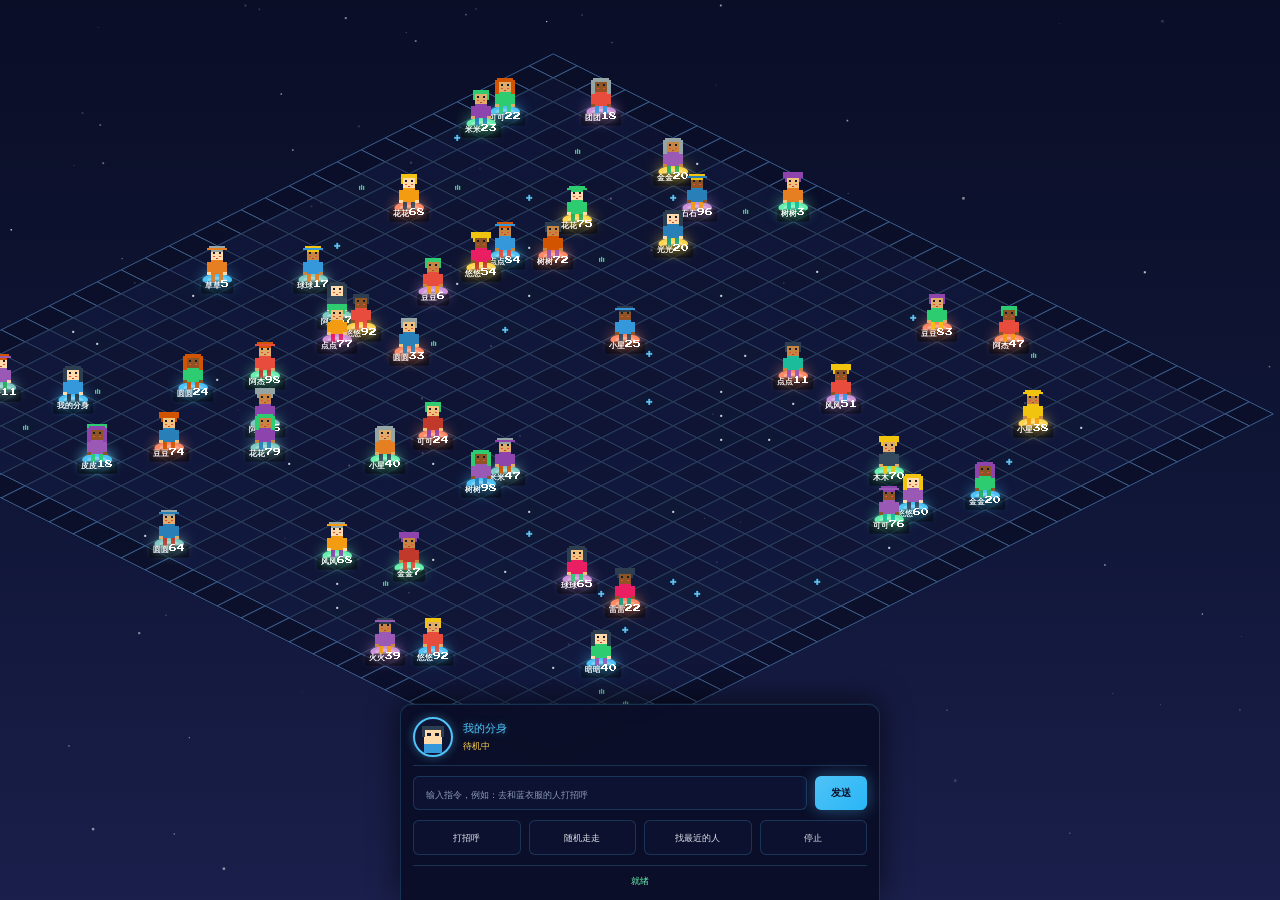
<file: 2.5d/index.html>
<!DOCTYPE html>
<html lang="zh-CN">
<head>
    <meta charset="UTF-8">
    <meta name="viewport" content="width=device-width, initial-scale=1.0, maximum-scale=1.0, user-scalable=no">
    <title>像素分身虚拟空间</title>
    <link rel="stylesheet" href="css/style.css">
</head>
<body>
    <!-- 游戏主画布 -->
    <div id="game-container">
        <canvas id="gameCanvas"></canvas>
    </div>

    <!-- 手机控制端 -->
    <div id="mobile-control">
        <div class="control-header">
            <div class="player-avatar">
                <canvas id="playerAvatar" width="32" height="32"></canvas>
            </div>
            <div class="player-info">
                <span class="player-name">我的分身</span>
                <span class="player-status">待机中</span>
            </div>
        </div>
        
        <div class="control-body">
            <div class="input-area">
                <input type="text" id="commandInput" placeholder="输入指令，例如：去和蓝衣服的人打招呼" />
                <button id="sendBtn">发送</button>
            </div>
            
            <div class="quick-actions">
                <button class="action-btn" data-action="greet">打招呼</button>
                <button class="action-btn" data-action="random">随机走走</button>
                <button class="action-btn" data-action="chat">找最近的人</button>
                <button class="action-btn" data-action="stop">停止</button>
            </div>
        </div>
        
        <div class="status-bar">
            <span id="statusText">就绪</span>
        </div>
    </div>

    <!-- 像素字体 -->
    <link href="https://fonts.googleapis.com/css2?family=Press+Start+2P&display=swap" rel="stylesheet">
    
    <script src="js/utils.js"></script>
    <script src="js/pathfinding.js"></script>
    <script src="js/character.js"></script>
    <script src="js/map.js"></script>
    <script src="js/game.js"></script>
    <script src="js/main.js"></script>
</body>
</html>
</file>
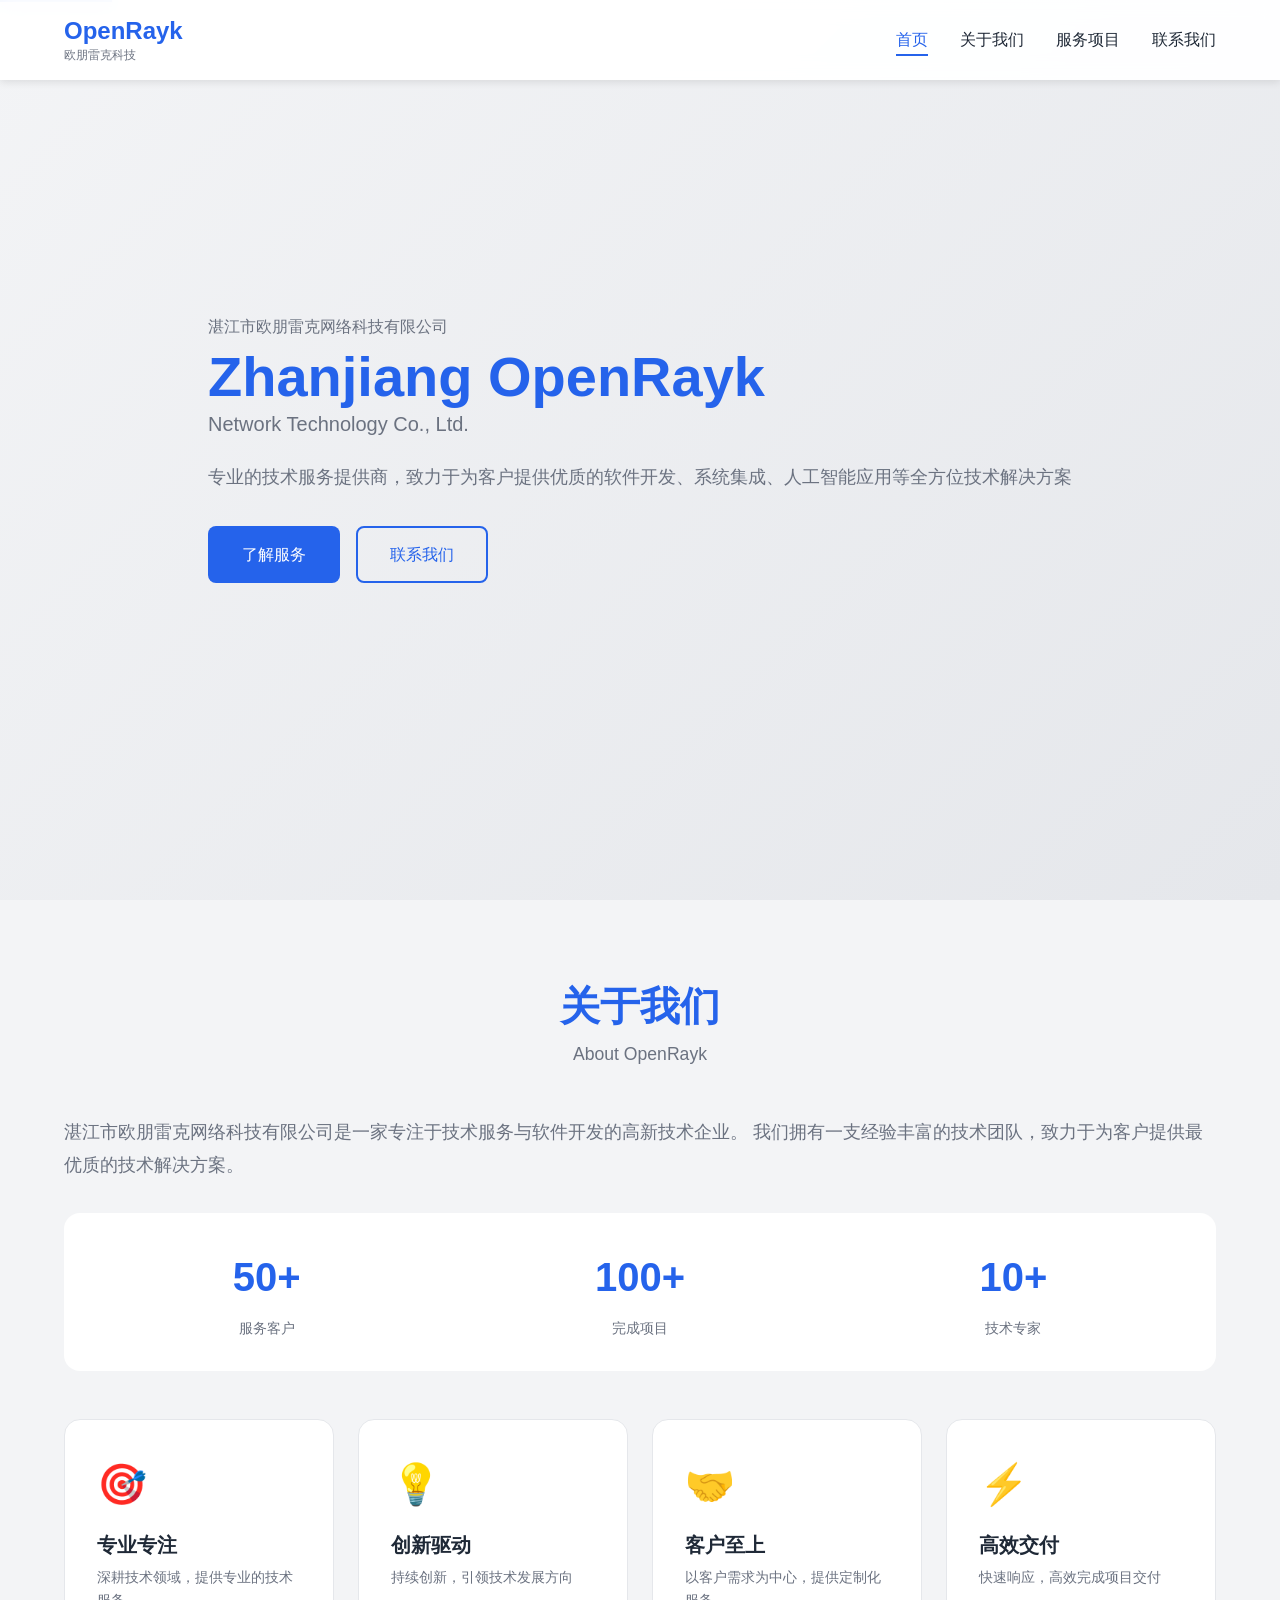
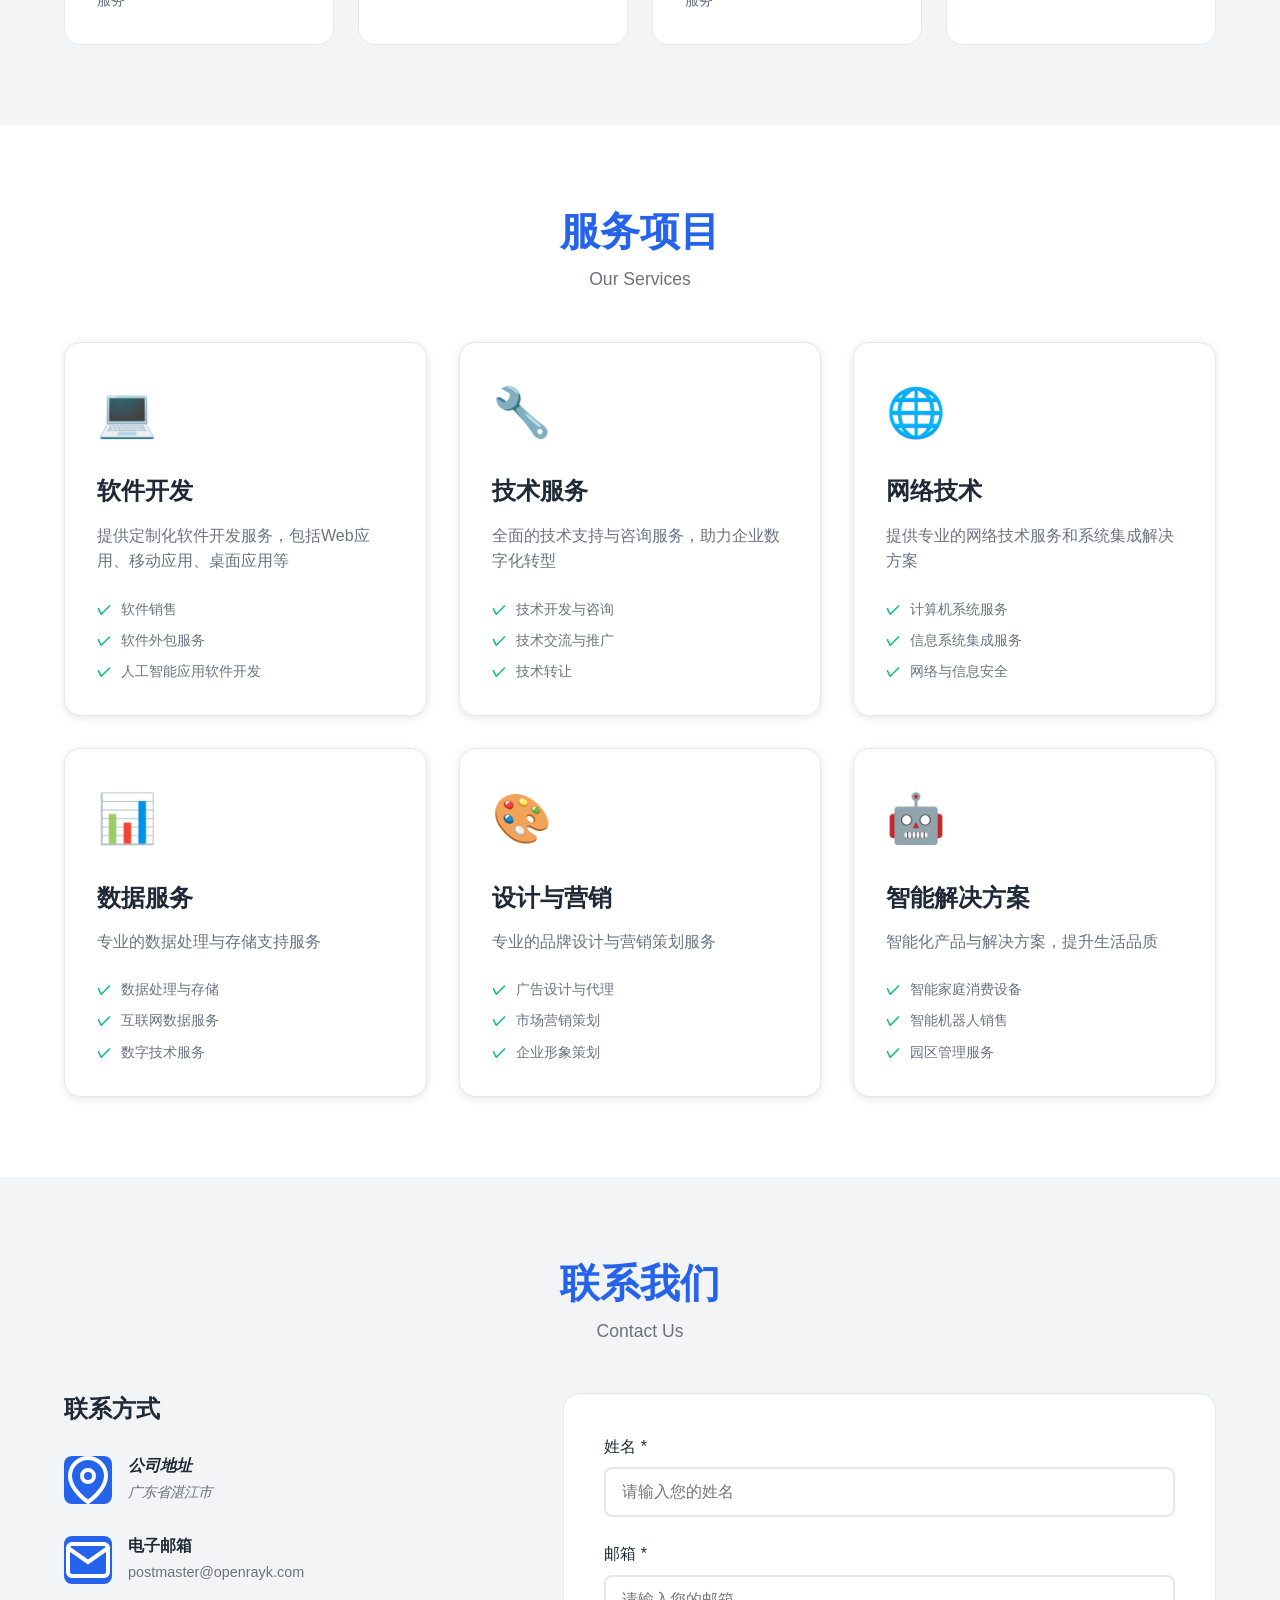
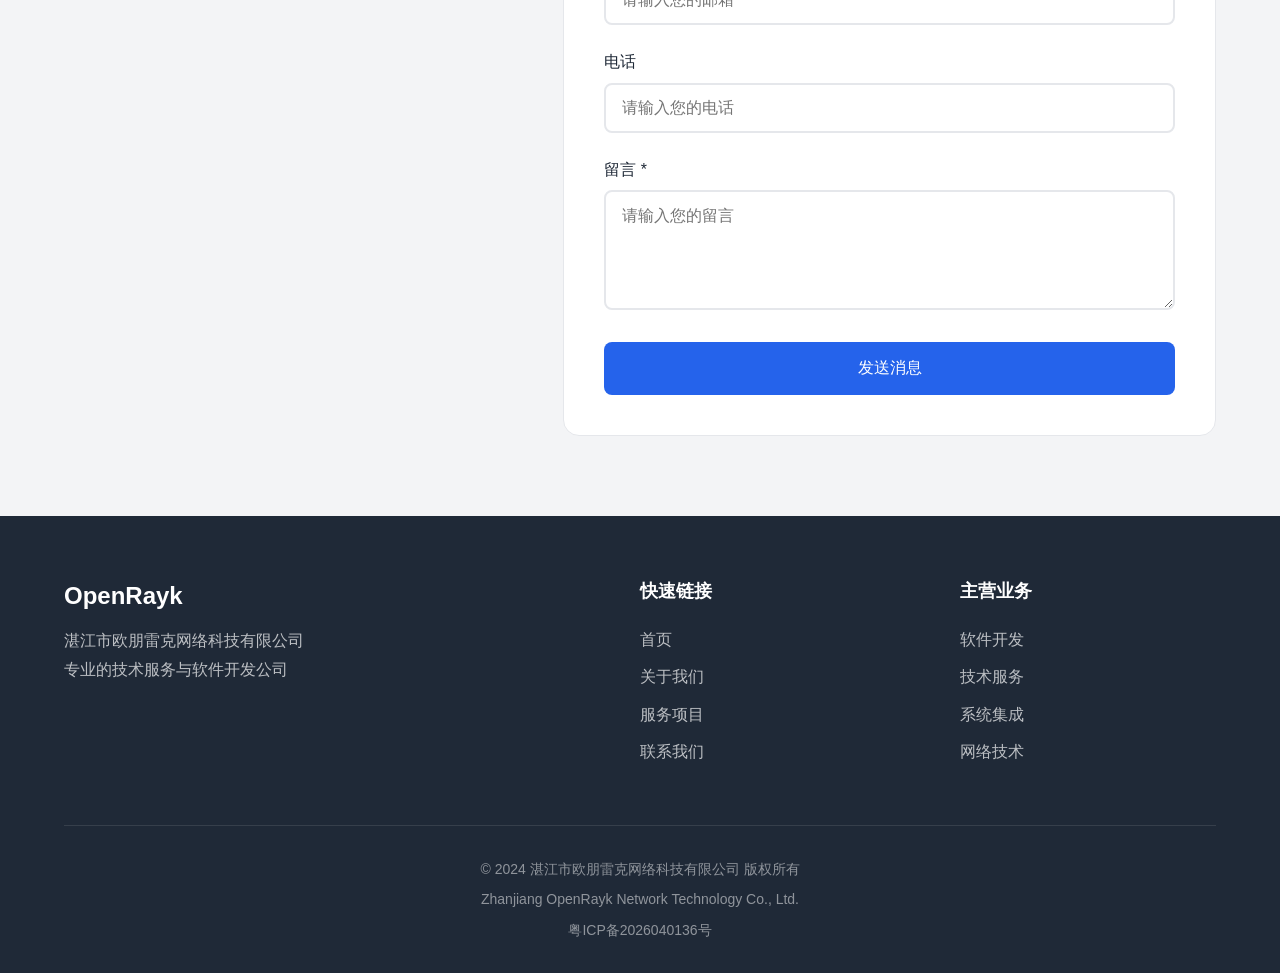
<file: web/index.html>
<!DOCTYPE html>
<html lang="zh-CN">
<head>
    <meta charset="UTF-8">
    <meta name="viewport" content="width=device-width, initial-scale=1.0">
    
    <!-- 基础SEO Meta标签 -->
    <title>湛江市欧朋雷克网络科技有限公司 - 专业的软件开发与技术服务商 | OpenRayk</title>
    <meta name="description" content="湛江市欧朋雷克网络科技有限公司提供专业的软件开发、技术服务、系统集成、人工智能应用等全方位技术解决方案。10+年行业经验，100+成功案例，值得信赖的技术合作伙伴。">
    <meta name="keywords" content="欧朋雷克,OpenRayk,软件开发,技术服务,系统集成,人工智能,网络技术,湛江软件公司,广东软件开发,定制化开发,数字化转型">
    <meta name="author" content="湛江市欧朋雷克网络科技有限公司">
    <meta name="copyright" content="© 2026 湛江市欧朋雷克网络科技有限公司">
    <meta name="robots" content="index, follow, max-image-preview:large, max-snippet:-1, max-video-preview:-1">
    <meta name="googlebot" content="index, follow">
    <link rel="canonical" href="https://openrayk.com/">
    
    <!-- Open Graph 社交媒体标签 -->
    <meta property="og:type" content="website">
    <meta property="og:title" content="湛江市欧朋雷克网络科技有限公司 - 专业的软件开发与技术服务商">
    <meta property="og:description" content="提供专业的软件开发、技术服务、系统集成、人工智能应用等全方位技术解决方案。10+年行业经验，100+成功案例。">
    <meta property="og:url" content="https://openrayk.com/">
    <meta property="og:site_name" content="OpenRayk 欧朋雷克科技">
    <meta property="og:locale" content="zh_CN">
    <meta property="og:image" content="https://openrayk.com/images/og-image.png">
    <meta property="og:image:width" content="1200">
    <meta property="og:image:height" content="630">
    
    <!-- Twitter Card 标签 -->
    <meta name="twitter:card" content="summary_large_image">
    <meta name="twitter:title" content="湛江市欧朋雷克网络科技有限公司 - 专业的软件开发与技术服务商">
    <meta name="twitter:description" content="提供专业的软件开发、技术服务、系统集成、人工智能应用等全方位技术解决方案。">
    <meta name="twitter:image" content="https://openrayk.com/images/og-image.png">
    
    <!-- 结构化数据 Schema.org JSON-LD -->
    <script type="application/ld+json">
    {
        "@context": "https://schema.org",
        "@type": "Organization",
        "name": "湛江市欧朋雷克网络科技有限公司",
        "alternateName": "OpenRayk",
        "url": "https://openrayk.com",
        "logo": "https://openrayk.com/images/logo.png",
        "description": "专业的技术服务提供商，致力于为客户提供优质的软件开发、系统集成、人工智能应用等全方位技术解决方案",
        "address": {
            "@type": "PostalAddress",
            "addressRegion": "广东省",
            "addressLocality": "湛江市",
            "addressCountry": "CN"
        },
        "contactPoint": {
            "@type": "ContactPoint",
            "email": "postmaster@openrayk.com",
            "contactType": "customer service"
        },
        "sameAs": []
    }
    </script>
    
    <script type="application/ld+json">
    {
        "@context": "https://schema.org",
        "@type": "WebSite",
        "name": "OpenRayk 欧朋雷克科技",
        "alternateName": "湛江市欧朋雷克网络科技有限公司",
        "url": "https://openrayk.com",
        "potentialAction": {
            "@type": "SearchAction",
            "target": "https://openrayk.com/search?q={search_term_string}",
            "query-input": "required name=search_term_string"
        }
    }
    </script>

    <script type="application/ld+json">
    {
        "@context": "https://schema.org",
        "@type": "BreadcrumbList",
        "itemListElement": [
            {
                "@type": "ListItem",
                "position": 1,
                "name": "首页",
                "item": "https://openrayk.com/"
            }
        ]
    }
    </script>
    
    <link rel="stylesheet" href="styles.css">
    <link rel="icon" type="image/png" href="data:image/svg+xml,<svg xmlns='http://www.w3.org/2000/svg' viewBox='0 0 100 100'><text y='.9em' font-size='90'>🌐</text></svg>">
</head>
<body>
    <header class="header" id="header" role="banner">
        <nav class="nav container" aria-label="主导航">
            <div class="nav__logo">
                <h1><a href="/" aria-label="OpenRayk 欧朋雷克科技 - 返回首页">OpenRayk</a></h1>
                <span class="nav__subtitle">欧朋雷克科技</span>
            </div>
            <div class="nav__menu" id="nav-menu" aria-label="移动端菜单">
                <ul class="nav__list" role="menubar">
                    <li class="nav__item" role="none"><a href="#home" class="nav__link active" role="menuitem">首页</a></li>
                    <li class="nav__item" role="none"><a href="#about" class="nav__link" role="menuitem">关于我们</a></li>
                    <li class="nav__item" role="none"><a href="#services" class="nav__link" role="menuitem">服务项目</a></li>
                    <li class="nav__item" role="none"><a href="#contact" class="nav__link" role="menuitem">联系我们</a></li>
                </ul>
                <button class="nav__close" id="nav-close" aria-label="关闭菜单">
                    <svg width="24" height="24" viewBox="0 0 24 24" fill="none" stroke="currentColor" stroke-width="2" aria-hidden="true">
                        <line x1="18" y1="6" x2="6" y2="18"></line>
                        <line x1="6" y1="6" x2="18" y2="18"></line>
                    </svg>
                </button>
            </div>
            <button class="nav__toggle" id="nav-toggle" aria-label="打开菜单" aria-expanded="false">
                <svg width="24" height="24" viewBox="0 0 24 24" fill="none" stroke="currentColor" stroke-width="2" aria-hidden="true">
                    <line x1="3" y1="12" x2="21" y2="12"></line>
                    <line x1="3" y1="6" x2="21" y2="6"></line>
                    <line x1="3" y1="18" x2="21" y2="18"></line>
                </svg>
            </div>
        </nav>
    </header>

    <main class="main" role="main">
        <section class="hero section" id="home" aria-labelledby="hero-title">
            <div class="hero__container container">
                <article class="hero__content">
                    <h2 id="hero-title" class="hero__title">
                        <span class="hero__title-small">湛江市欧朋雷克网络科技有限公司</span>
                        <span class="hero__title-main">Zhanjiang OpenRayk</span>
                        <span class="hero__title-sub">Network Technology Co., Ltd.</span>
                    </h2>
                    <p class="hero__description">
                        专业的技术服务提供商，致力于为客户提供优质的软件开发、系统集成、人工智能应用等全方位技术解决方案
                    </p>
                    <div class="hero__buttons">
                        <a href="#services" class="button button--primary">了解服务</a>
                        <a href="#contact" class="button button--outline">联系我们</a>
                    </div>
                </article>
            </div>
        </section>

        <section class="about section" id="about" aria-labelledby="about-title">
            <div class="container">
                <h2 id="about-title" class="section__title">关于我们</h2>
                <p class="section__subtitle">About OpenRayk</p>
                
                <div class="about__content" itemscope itemtype="https://schema.org/AboutPage">
                    <div class="about__info">
                        <p class="about__description" itemprop="description">
                            湛江市欧朋雷克网络科技有限公司是一家专注于技术服务与软件开发的高新技术企业。
                            我们拥有一支经验丰富的技术团队，致力于为客户提供最优质的技术解决方案。
                        </p>
                        <div class="about__stats" aria-label="公司数据统计">
                            <div class="stat__item">
                                <span class="stat__number">50+</span>
                                <span class="stat__text">服务客户</span>
                            </div>
                            <div class="stat__item">
                                <span class="stat__number">100+</span>
                                <span class="stat__text">完成项目</span>
                            </div>
                            <div class="stat__item">
                                <span class="stat__number">10+</span>
                                <span class="stat__text">技术专家</span>
                            </div>
                        </div>
                    </div>
                    
                    <div class="about__features" aria-label="核心优势">
                        <article class="feature__card">
                            <div class="feature__icon" role="img" aria-label="专业专注图标">🎯</div>
                            <h3 class="feature__title">专业专注</h3>
                            <p class="feature__description">深耕技术领域，提供专业的技术服务</p>
                        </article>
                        <article class="feature__card">
                            <div class="feature__icon" role="img" aria-label="创新驱动图标">💡</div>
                            <h3 class="feature__title">创新驱动</h3>
                            <p class="feature__description">持续创新，引领技术发展方向</p>
                        </article>
                        <article class="feature__card">
                            <div class="feature__icon" role="img" aria-label="客户至上图标">🤝</div>
                            <h3 class="feature__title">客户至上</h3>
                            <p class="feature__description">以客户需求为中心，提供定制化服务</p>
                        </article>
                        <article class="feature__card">
                            <div class="feature__icon" role="img" aria-label="高效交付图标">⚡</div>
                            <h3 class="feature__title">高效交付</h3>
                            <p class="feature__description">快速响应，高效完成项目交付</p>
                        </article>
                    </div>
                </div>
            </div>
        </section>

        <section class="services section" id="services" aria-labelledby="services-title">
            <div class="container">
                <h2 id="services-title" class="section__title">服务项目</h2>
                <p class="section__subtitle">Our Services</p>
                
                <div class="services__grid" itemscope itemtype="https://schema.org/ItemList">
                    <meta itemprop="name" content="服务项目列表">
                    <link itemprop="itemListOrder" href="https://schema.org/ItemListOrderAscending">
                    
                    <article class="service__card" itemscope itemtype="https://schema.org/Service" itemprop="itemListElement">
                        <meta itemprop="position" content="1">
                        <div class="service__icon" role="img" aria-label="软件开发图标">💻</div>
                        <h3 class="service__title" itemprop="name">软件开发</h3>
                        <p class="service__description" itemprop="description">提供定制化软件开发服务，包括Web应用、移动应用、桌面应用等</p>
                        <ul class="service__list">
                            <li>软件销售</li>
                            <li>软件外包服务</li>
                            <li>人工智能应用软件开发</li>
                        </ul>
                    </article>

                    <article class="service__card" itemscope itemtype="https://schema.org/Service" itemprop="itemListElement">
                        <meta itemprop="position" content="2">
                        <div class="service__icon" role="img" aria-label="技术服务图标">🔧</div>
                        <h3 class="service__title" itemprop="name">技术服务</h3>
                        <p class="service__description" itemprop="description">全面的技术支持与咨询服务，助力企业数字化转型</p>
                        <ul class="service__list">
                            <li>技术开发与咨询</li>
                            <li>技术交流与推广</li>
                            <li>技术转让</li>
                        </ul>
                    </article>

                    <article class="service__card" itemscope itemtype="https://schema.org/Service" itemprop="itemListElement">
                        <meta itemprop="position" content="3">
                        <div class="service__icon" role="img" aria-label="网络技术图标">🌐</div>
                        <h3 class="service__title" itemprop="name">网络技术</h3>
                        <p class="service__description" itemprop="description">提供专业的网络技术服务和系统集成解决方案</p>
                        <ul class="service__list">
                            <li>计算机系统服务</li>
                            <li>信息系统集成服务</li>
                            <li>网络与信息安全</li>
                        </ul>
                    </article>

                    <article class="service__card" itemscope itemtype="https://schema.org/Service" itemprop="itemListElement">
                        <meta itemprop="position" content="4">
                        <div class="service__icon" role="img" aria-label="数据服务图标">📊</div>
                        <h3 class="service__title" itemprop="name">数据服务</h3>
                        <p class="service__description" itemprop="description">专业的数据处理与存储支持服务</p>
                        <ul class="service__list">
                            <li>数据处理与存储</li>
                            <li>互联网数据服务</li>
                            <li>数字技术服务</li>
                        </ul>
                    </article>

                    <article class="service__card" itemscope itemtype="https://schema.org/Service" itemprop="itemListElement">
                        <meta itemprop="position" content="5">
                        <div class="service__icon" role="img" aria-label="设计与营销图标">🎨</div>
                        <h3 class="service__title" itemprop="name">设计与营销</h3>
                        <p class="service__description" itemprop="description">专业的品牌设计与营销策划服务</p>
                        <ul class="service__list">
                            <li>广告设计与代理</li>
                            <li>市场营销策划</li>
                            <li>企业形象策划</li>
                        </ul>
                    </article>

                    <article class="service__card" itemscope itemtype="https://schema.org/Service" itemprop="itemListElement">
                        <meta itemprop="position" content="6">
                        <div class="service__icon" role="img" aria-label="智能解决方案图标">🤖</div>
                        <h3 class="service__title" itemprop="name">智能解决方案</h3>
                        <p class="service__description" itemprop="description">智能化产品与解决方案，提升生活品质</p>
                        <ul class="service__list">
                            <li>智能家庭消费设备</li>
                            <li>智能机器人销售</li>
                            <li>园区管理服务</li>
                        </ul>
                    </article>
                </div>
            </div>
        </section>

        <section class="contact section" id="contact" aria-labelledby="contact-title">
            <div class="container">
                <h2 id="contact-title" class="section__title">联系我们</h2>
                <p class="section__subtitle">Contact Us</p>
                
                <div class="contact__content">
                    <div class="contact__info">
                        <h3 class="contact__title">联系方式</h3>
                        <address class="contact__item">
                            <svg class="contact__icon" width="24" height="24" viewBox="0 0 24 24" fill="none" stroke="currentColor" stroke-width="2" aria-hidden="true">
                                <path d="M21 10c0 7-9 13-9 13s-9-6-9-13a9 9 0 0 1 18 0z"></path>
                                <circle cx="12" cy="10" r="3"></circle>
                            </svg>
                            <div>
                                <h4>公司地址</h4>
                                <p>广东省湛江市</p>
                            </div>
                        </address>
                        <!-- <div class="contact__item">
                            <svg class="contact__icon" width="24" height="24" viewBox="0 0 24 24" fill="none" stroke="currentColor" stroke-width="2" aria-hidden="true">
                                <path d="M22 16.92v3a2 2 0 0 1-2.18 2 19.79 19.79 0 0 1-8.63-3.07 19.5 19.5 0 0 1-6-6 19.79 19.79 0 0 1-3.07-8.67A2 2 0 0 1 4.11 2h3a2 2 0 0 1 2 1.72 12.84 12.84 0 0 0 .7 2.81 2 2 0 0 1-.45 2.11L8.09 9.91a16 16 0 0 0 6 6l1.27-1.27a2 2 0 0 1 2.11-.45 12.84 12.84 0 0 0 2.81.7A2 2 0 0 1 22 16.92z"></path>
                            </svg>
                            <div>
                                <h4>联系电话</h4>
                                <p>+86 XXX-XXXX-XXXX</p>
                            </div>
                        </div> -->
                        <div class="contact__item">
                            <svg class="contact__icon" width="24" height="24" viewBox="0 0 24 24" fill="none" stroke="currentColor" stroke-width="2" aria-hidden="true">
                                <path d="M4 4h16c1.1 0 2 .9 2 2v12c0 1.1-.9 2-2 2H4c-1.1 0-2-.9-2-2V6c0-1.1.9-2 2-2z"></path>
                                <polyline points="22,6 12,13 2,6"></polyline>
                            </svg>
                            <div>
                                <h4>电子邮箱</h4>
                                <p><a href="mailto:postmaster@openrayk.com" itemprop="email">postmaster@openrayk.com</a></p>
                            </div>
                        </div>
                    </div>

                    <div class="contact__form-wrapper">
                        <form class="contact__form" id="contact-form" action="#" method="POST" novalidate aria-label="联系表单">
                            <div class="form__group">
                                <label for="name" class="form__label">姓名 <span aria-label="必填">*</span></label>
                                <input type="text" id="name" name="name" class="form__input" placeholder="请输入您的姓名" required autocomplete="name" aria-required="true">
                            </div>
                            <div class="form__group">
                                <label for="email" class="form__label">邮箱 <span aria-label="必填">*</span></label>
                                <input type="email" id="email" name="email" class="form__input" placeholder="请输入您的邮箱" required autocomplete="email" aria-required="true">
                            </div>
                            <div class="form__group">
                                <label for="phone" class="form__label">电话</label>
                                <input type="tel" id="phone" name="phone" class="form__input" placeholder="请输入您的电话" autocomplete="tel">
                            </div>
                            <div class="form__group">
                                <label for="message" class="form__label">留言 <span aria-label="必填">*</span></label>
                                <textarea id="message" name="message" class="form__textarea" placeholder="请输入您的留言" rows="4" required aria-required="true"></textarea>
                            </div>
                            <button type="submit" class="button button--primary button--full">发送消息</button>
                        </form>
                    </div>
                </div>
            </div>
        </section>
    </main>

    <footer class="footer" role="contentinfo">
        <div class="container">
            <div class="footer__content">
                <div class="footer__info">
                    <h3 class="footer__logo">OpenRayk</h3>
                    <p class="footer__description">
                        湛江市欧朋雷克网络科技有限公司<br>
                        专业的技术服务与软件开发公司
                    </p>
                </div>
                <nav class="footer__links" aria-label="快速链接">
                    <h4>快速链接</h4>
                    <ul>
                        <li><a href="#home">首页</a></li>
                        <li><a href="#about">关于我们</a></li>
                        <li><a href="#services">服务项目</a></li>
                        <li><a href="#contact">联系我们</a></li>
                    </ul>
                </nav>
                <div class="footer__services" aria-label="主营业务">
                    <h4>主营业务</h4>
                    <ul>
                        <li>软件开发</li>
                        <li>技术服务</li>
                        <li>系统集成</li>
                        <li>网络技术</li>
                    </ul>
                </div>
            </div>
            <div class="footer__bottom">
                <p>&copy; 2024 湛江市欧朋雷克网络科技有限公司 版权所有</p>
                <p>Zhanjiang OpenRayk Network Technology Co., Ltd.</p>
                <p class="footer__icp"><a href="https://beian.miit.gov.cn/" target="_blank" rel="noopener noreferrer">粤ICP备2026040136号</a></p>
            </div>
        </div>
    </footer>

    <a href="#home" class="scrolltop" id="scrolltop" aria-label="返回顶部" title="返回顶部">
        <svg width="24" height="24" viewBox="0 0 24 24" fill="none" stroke="currentColor" stroke-width="2">
            <polyline points="18 15 12 9 6 15"></polyline>
        </svg>
    </a>

    <script src="script.js"></script>
</body>
</html>
</file>
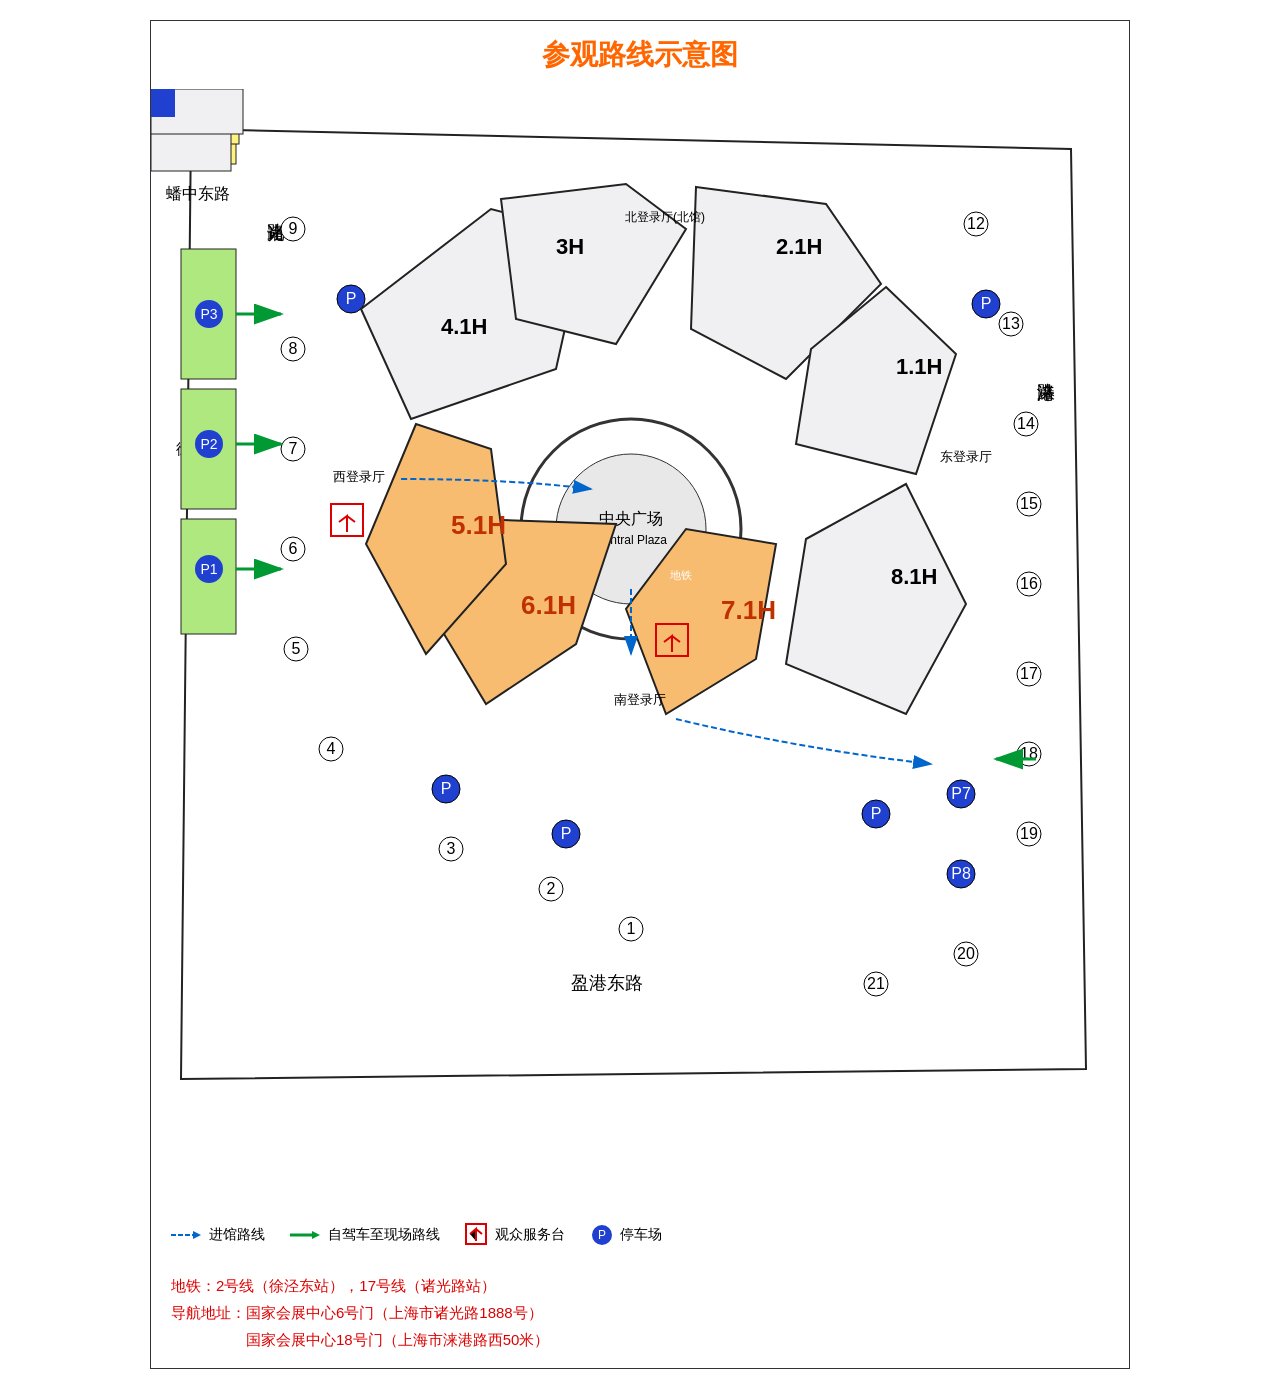
<file: 2.5d/2.html>
<!DOCTYPE html>
<html lang="zh-CN">
<head>
<meta charset="UTF-8">
<title>参观路线示意图复刻</title>
<style>
*{box-sizing:border-box;margin:0;padding:0;font-family:"Microsoft YaHei",SimHei,sans-serif;}
body{padding:20px;background:#fff;}
.container{max-width:980px;margin:0 auto;border:1px solid #333;position:relative;}
.title{text-align:center;font-size:28px;color:#ff6600;font-weight:bold;padding:15px 0;}
.svg-wrap{position:relative;}
.bottom-text{padding:15px 20px;line-height:1.8;font-size:15px;color:#d00;}
.legend{display:flex;gap:25px;padding:10px 20px;align-items:center;font-size:14px;}
.legend-item{display:flex;align-items:center;gap:6px;}
</style>
</head>
<body>
<div class="container">
    <div class="title">参观路线示意图</div>
    <div class="svg-wrap">
<svg width="960" height="1120" viewBox="0 0 960 1120" xmlns="http://www.w3.org/2000/svg">
    <!-- 外边界轮廓 -->
    <path d="M40,40 L920,60 L935,980 L30,990 Z" fill="none" stroke="#222" stroke-width="2"/>

    <!-- 外围道路文字标注 -->
    <text x="15" y="110" font-size="16">蟠中东路</text>
    <text x="125" y="120" writing-mode="tb" font-size="18">诸光路</text>
    <text x="895" y="280" writing-mode="tb" font-size="18">涞港路</text>
    <text x="420" y="900" font-size="18">盈港东路</text>
    <text x="25" y="365" font-size="15">徐民东路</text>

    <!-- 环形外围数字门牌号 1~21 -->
    <circle cx="480" cy="840" r="12" fill="#fff" stroke="#000"/>
    <text x="480" y="845" text-anchor="middle">1</text>
    <circle cx="400" cy="800" r="12" fill="#fff" stroke="#000"/>
    <text x="400" y="805" text-anchor="middle">2</text>
    <circle cx="300" cy="760" r="12" fill="#fff" stroke="#000"/>
    <text x="300" y="765" text-anchor="middle">3</text>
    <circle cx="180" cy="660" r="12" fill="#fff" stroke="#000"/>
    <text x="180" y="665" text-anchor="middle">4</text>
    <circle cx="145" cy="560" r="12" fill="#fff" stroke="#000"/>
    <text x="145" y="565" text-anchor="middle">5</text>
    <circle cx="142" cy="460" r="12" fill="#fff" stroke="#000"/>
    <text x="142" y="465" text-anchor="middle">6</text>
    <circle cx="142" cy="360" r="12" fill="#fff" stroke="#000"/>
    <text x="142" y="365" text-anchor="middle">7</text>
    <circle cx="142" cy="260" r="12" fill="#fff" stroke="#000"/>
    <text x="142" y="265" text-anchor="middle">8</text>
    <circle cx="142" cy="140" r="12" fill="#fff" stroke="#000"/>
    <text x="142" y="145" text-anchor="middle">9</text>
    <circle cx="825" cy="135" r="12" fill="#fff" stroke="#000"/>
    <text x="825" y="140" text-anchor="middle">12</text>
    <circle cx="860" cy="235" r="12" fill="#fff" stroke="#000"/>
    <text x="860" y="240" text-anchor="middle">13</text>
    <circle cx="875" cy="335" r="12" fill="#fff" stroke="#000"/>
    <text x="875" y="340" text-anchor="middle">14</text>
    <circle cx="878" cy="415" r="12" fill="#fff" stroke="#000"/>
    <text x="878" y="420" text-anchor="middle">15</text>
    <circle cx="878" cy="495" r="12" fill="#fff" stroke="#000"/>
    <text x="878" y="500" text-anchor="middle">16</text>
    <circle cx="878" cy="585" r="12" fill="#fff" stroke="#000"/>
    <text x="878" y="590" text-anchor="middle">17</text>
    <circle cx="878" cy="665" r="12" fill="#fff" stroke="#000"/>
    <text x="878" y="670" text-anchor="middle">18</text>
    <circle cx="878" cy="745" r="12" fill="#fff" stroke="#000"/>
    <text x="878" y="750" text-anchor="middle">19</text>
    <circle cx="815" cy="865" r="12" fill="#fff" stroke="#000"/>
    <text x="815" y="870" text-anchor="middle">20</text>
    <circle cx="725" cy="895" r="12" fill="#fff" stroke="#000"/>
    <text x="725" y="900" text-anchor="middle">21</text>

    <!-- 左侧P1/P2/P3绿色停车区 -->
    <rect x="30" y="160" width="55" height="130" fill="#b0e880" stroke="#222"/>
    <circle cx="58" cy="225" r="14" fill="#2040d0"/>
    <text x="58" y="230" fill="#fff" text-anchor="middle" font-size="14">P3</text>

    <rect x="30" y="300" width="55" height="120" fill="#b0e880" stroke="#222"/>
    <circle cx="58" cy="355" r="14" fill="#2040d0"/>
    <text x="58" y="360" fill="#fff" text-anchor="middle" font-size="14">P2</text>

    <rect x="30" y="430" width="55" height="115" fill="#b0e880" stroke="#222"/>
    <circle cx="58" cy="480" r="14" fill="#2040d0"/>
    <text x="58" y="485" fill="#fff" text-anchor="middle" font-size="14">P1</text>

    <!-- 所有停车场P图标 -->
    <g id="parkings">
        <circle cx="200" cy="210" r="14" fill="#2040d0" stroke="#000"/>
        <text x="200" y="215" fill="#fff" text-anchor="middle">P</text>

        <circle cx="835" cy="215" r="14" fill="#2040d0" stroke="#000"/>
        <text x="835" y="220" fill="#fff" text-anchor="middle">P</text>

        <circle cx="295" cy="700" r="14" fill="#2040d0" stroke="#000"/>
        <text x="295" y="705" fill="#fff" text-anchor="middle">P</text>

        <circle cx="415" cy="745" r="14" fill="#2040d0" stroke="#000"/>
        <text x="415" y="750" fill="#fff" text-anchor="middle">P</text>

        <circle cx="725" cy="725" r="14" fill="#2040d0" stroke="#000"/>
        <text x="725" y="730" fill="#fff" text-anchor="middle">P</text>

        <circle cx="810" cy="705" r="14" fill="#2040d0" stroke="#000"/>
        <text x="810" y="710" fill="#fff" text-anchor="middle">P7</text>

        <circle cx="810" cy="785" r="14" fill="#2040d0" stroke="#000"/>
        <text x="810" y="790" fill="#fff" text-anchor="middle">P8</text>
    </g>

    <!-- 中央广场环形道路 -->
    <circle cx="480" cy="440" r="110" fill="none" stroke="#333" stroke-width="3"/>
    <circle cx="480" cy="440" r="75" fill="#e8e8e8" stroke="#333"/>
    <text x="480" y="435" text-anchor="middle" font-size="16">中央广场</text>
    <text x="480" y="455" text-anchor="middle" font-size="12">Central Plaza</text>

    <!-- 6个展馆区域 -->
    <!-- 左上 4.1H -->
    <path d="M210,220 L340,120 L435,145 L405,280 L260,330 Z" fill="#f0f0f2" stroke="#222" stroke-width="2"/>
    <text x="290" y="245" font-size="22" font-weight="bold">4.1H</text>
    <!-- 上中 3H -->
    <path d="M350,110 L475,95 L535,140 L465,255 L365,230 Z" fill="#f0f0f2" stroke="#222" stroke-width="2"/>
    <text x="405" y="165" font-size="22" font-weight="bold">3H</text>
    <!-- 右上 2.1H -->
    <path d="M545,98 L675,115 L730,195 L635,290 L540,240 Z" fill="#f0f0f2" stroke="#222" stroke-width="2"/>
    <text x="625" y="165" font-size="22" font-weight="bold">2.1H</text>
    <!-- 右上部 1.1H -->
    <path d="M735,198 L805,265 L765,385 L645,355 L660,260 Z" fill="#f0f0f2" stroke="#222" stroke-width="2"/>
    <text x="745" y="285" font-size="22" font-weight="bold">1.1H</text>
    <!-- 右下 8.1H -->
    <path d="M755,395 L815,515 L755,625 L635,575 L655,450 Z" fill="#f0f0f2" stroke="#222" stroke-width="2"/>
    <text x="740" y="495" font-size="22" font-weight="bold">8.1H</text>
    <!-- 右下橙色7.1H -->
    <path d="M625,455 L605,570 L515,625 L475,520 L535,440 Z" fill="#f8bc70" stroke="#222" stroke-width="2"/>
    <text x="570" y="530" font-size="26" font-weight="bold" fill="#c03000">7.1H</text>
    <!-- 左下橙色6.1H -->
    <path d="M465,435 L425,555 L335,615 L275,515 L325,430 Z" fill="#f8bc70" stroke="#222" stroke-width="2"/>
    <text x="370" y="525" font-size="26" font-weight="bold" fill="#c03000">6.1H</text>
    <!-- 左下橙色5.1H -->
    <path d="M265,335 L215,455 L275,565 L355,475 L340,360 Z" fill="#f8bc70" stroke="#222" stroke-width="2"/>
    <text x="300" y="445" font-size="26" font-weight="bold" fill="#c03000">5.1H</text>

    <!-- 登录厅 -->
    <rect x="165,355" width="85" height="75" fill="#fef280" stroke="#222"/>
    <text x="208" y="392" text-anchor="middle" font-size="13">西登录厅</text>
    <rect x="445,585" width="88" height="55" fill="#fef280" stroke="#222"/>
    <text x="489" y="615" text-anchor="middle" font-size="13">南登录厅</text>
    <rect x="775,330" width="80" height="82" fill="#f0f0f2" stroke="#222"/>
    <text x="815" y="372" text-anchor="middle" font-size="13">东登录厅</text>
    <rect x="468,105" width="92" height="45" fill="#f0f0f2" stroke="#222"/>
    <text x="514" y="132" text-anchor="middle" font-size="12">北登录厅(北馆)</text>

    <!-- 进馆路线 蓝色虚线箭头 -->
    <defs>
        <marker id="arrowBlue" markerWidth="10" markerHeight="7" refX="9" refY="3.5" orient="auto">
            <polygon points="0 0, 10 3.5, 0 7" fill="#0066cc"/>
        </marker>
        <marker id="arrowGreen" markerWidth="10" markerHeight="7" refX="9" refY="3.5" orient="auto">
            <polygon points="0 0, 10 3.5, 0 7" fill="#009933"/>
        </marker>
    </defs>
    <path d="M250,390 Q360,390 440,400" stroke="#0066cc" stroke-width="2" stroke-dasharray="6 3" marker-end="url(#arrowBlue)" fill="none"/>
    <path d="M480,500 L480,565" stroke="#0066cc" stroke-width="2" stroke-dasharray="6 3" marker-end="url(#arrowBlue)" fill="none"/>
    <path d="M525,630 Q650,660 780,675" stroke="#0066cc" stroke-width="2" stroke-dasharray="6 3" marker-end="url(#arrowBlue)" fill="none"/>

    <!-- 自驾车绿色箭头路线 -->
    <path d="M85,225 L130,225" stroke="#009933" stroke-width="3" marker-end="url(#arrowGreen)" fill="none"/>
    <path d="M85,355 L130,355" stroke="#009933" stroke-width="3" marker-end="url(#arrowGreen)" fill="none"/>
    <path d="M85,480 L130,480" stroke="#009933" stroke-width="3" marker-end="url(#arrowGreen)" fill="none"/>
    <path d="M885,670 L845,670" stroke="#009933" stroke-width="3" marker-end="url(#arrowGreen)" fill="none"/>

    <!-- 观众服务台 红框箭头 -->
    <g transform="translate(180,415)">
        <rect x="0" y="0" width="32" height="32" fill="none" stroke="#d00" stroke-width="2"/>
        <path d="M16,28 L16,12 L8,18 M16,12 L24,18" stroke="#d00" stroke-width="2" fill="none"/>
    </g>
    <g transform="translate(505,535)">
        <rect x="0" y="0" width="32" height="32" fill="none" stroke="#d00" stroke-width="2"/>
        <path d="M16,28 L16,12 L8,18 M16,12 L24,18" stroke="#d00" stroke-width="2" fill="none"/>
    </g>

    <!-- 地铁标识小图标 -->
    <rect x="152,378" width="24" height="28" fill="#2040d0"/>
    <text x="164" y="396" fill="#fff" font-size="11" text-anchor="middle">地铁</text>
    <rect x="518,472" width="24" height="28" fill="#2040d0"/>
    <text x="530" y="490" fill="#fff" font-size="11" text-anchor="middle">地铁</text>
    <rect x="545,658" width="24" height="28" fill="#2040d0"/>
    <text x="557" y="676" fill="#fff" font-size="11" text-anchor="middle">地铁</text>
</svg>
    </div>

    <!-- 图例区域 -->
    <div class="legend">
        <div class="legend-item">
            <svg width="32" height="16"><path d="M0,8 L22,8" stroke="#0066cc" stroke-width="2" stroke-dasharray="5 2"/><polygon points="22 4, 30 8, 22 12" fill="#0066cc"/></svg>
            <span>进馆路线</span>
        </div>
        <div class="legend-item">
            <svg width="32" height="16"><path d="M0,8 L22,8" stroke="#009933" stroke-width="3"/><polygon points="22 4, 30 8, 22 12" fill="#009933"/></svg>
            <span>自驾车至现场路线</span>
        </div>
        <div class="legend-item">
            <svg width="24" height="24"><rect x="1" y="1" width="20" height="20" stroke="#d00" stroke-width="2" fill="none"/><path d="M11,18 L11,6 L5,11 M11,6 L17,11" stroke="#d00" stroke-width="2"/></svg>
            <span>观众服务台</span>
        </div>
        <div class="legend-item">
            <svg width="24" height="24"><circle cx="12" cy="12" r="10" fill="#2040d0"/><text x="12" y="16" fill="#fff" font-size="12" text-anchor="middle">P</text></svg>
            <span>停车场</span>
        </div>
    </div>

    <!-- 底部红色交通文字 -->
    <div class="bottom-text">
地铁：2号线（徐泾东站），17号线（诸光路站）<br>
导航地址：国家会展中心6号门（上海市诸光路1888号）<br>
&nbsp;&nbsp;&nbsp;&nbsp;&nbsp;&nbsp;&nbsp;&nbsp;&nbsp;&nbsp;&nbsp;&nbsp;&nbsp;&nbsp;&nbsp;&nbsp;&nbsp;&nbsp;国家会展中心18号门（上海市涞港路西50米）
    </div>
</div>
</body>
</html>
</file>
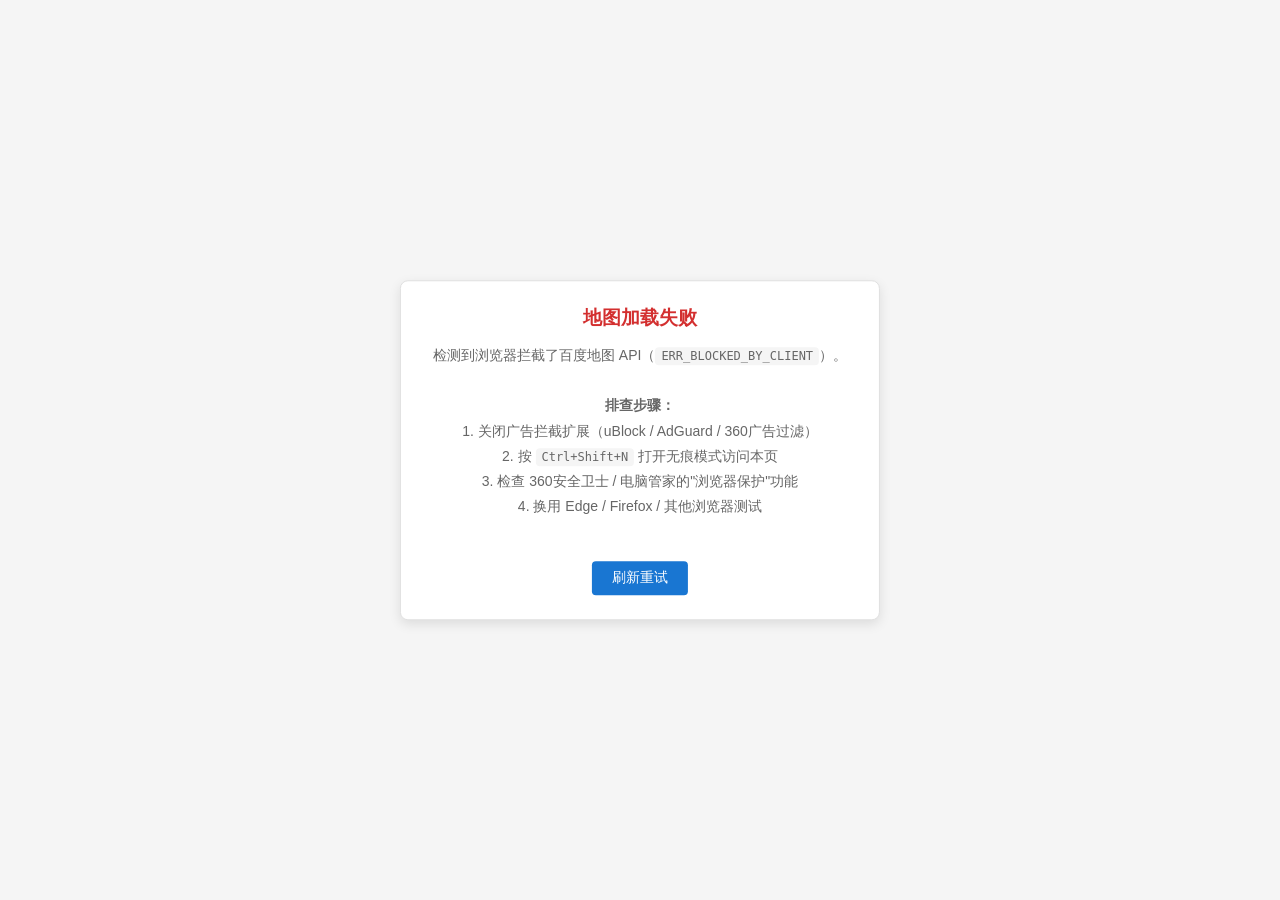
<file: 2.5d/baidu copy.html>
<!DOCTYPE html>
<html>
<head>
  <meta name="viewport" content="initial-scale=1.0, user-scalable=no" />
  <meta http-equiv="Content-Type" content="text/html; charset=utf-8" />
  <title>Hello, World</title>
  <style type="text/css">
    html { height: 100% }
    body { height: 100%; margin: 0px; padding: 0px; background: #f5f5f5; font-family: sans-serif; }
    #container { height: 100% }
    #error-tip {
      display: none;
      position: fixed;
      top: 50%; left: 50%;
      transform: translate(-50%, -50%);
      background: #fff;
      border: 1px solid #e0e0e0;
      border-radius: 8px;
      padding: 24px 32px;
      box-shadow: 0 4px 12px rgba(0,0,0,0.1);
      text-align: center;
      max-width: 420px;
    }
    #error-tip.show { display: block; }
    #error-tip h3 { color: #d32f2f; margin: 0 0 12px; }
    #error-tip p { color: #666; font-size: 14px; line-height: 1.8; margin: 0; }
    #error-tip code { background: #f5f5f5; padding: 2px 6px; border-radius: 4px; font-size: 12px; }
    #error-tip .btn {
      display: inline-block;
      margin-top: 16px;
      padding: 8px 20px;
      background: #1976d2;
      color: #fff;
      border-radius: 4px;
      text-decoration: none;
      font-size: 14px;
      cursor: pointer;
      border: none;
    }
    #error-tip .btn:hover { background: #1565c0; }
  </style>
  <script type="text/javascript" src="https://api.map.baidu.com/api?v=1.0&type=webgl&ak=nfd04q1Q21mo6a55UEnpJkaNMRza8L8r"></script>
</head>
<body>
  <div id="container"></div>
  <div id="error-tip">
    <h3>地图加载失败</h3>
    <p>
      检测到浏览器拦截了百度地图 API（<code>ERR_BLOCKED_BY_CLIENT</code>）。<br><br>
      <strong>排查步骤：</strong><br>
      1. 关闭广告拦截扩展（uBlock / AdGuard / 360广告过滤）<br>
      2. 按 <code>Ctrl+Shift+N</code> 打开无痕模式访问本页<br>
      3. 检查 360安全卫士 / 电脑管家的"浏览器保护"功能<br>
      4. 换用 Edge / Firefox / 其他浏览器测试<br><br>
      <button class="btn" onclick="location.reload()">刷新重试</button>
    </p>
  </div>
  <script type="text/javascript">
    if (typeof BMapGL === 'undefined') {
      document.getElementById('error-tip').classList.add('show');
    } else {
      var map = new BMapGL.Map("container");
      var point = new BMapGL.Point(116.404, 39.915);
      map.enableScrollWheelZoom();     //开启鼠标滚轮缩放
      map.centerAndZoom(point, 20);
      map.setHeading(64.5);   //设置地图旋转角度
map.setTilt(73);       //设置地图的倾斜角度
    }
  </script>
</body>
</html>
</file>
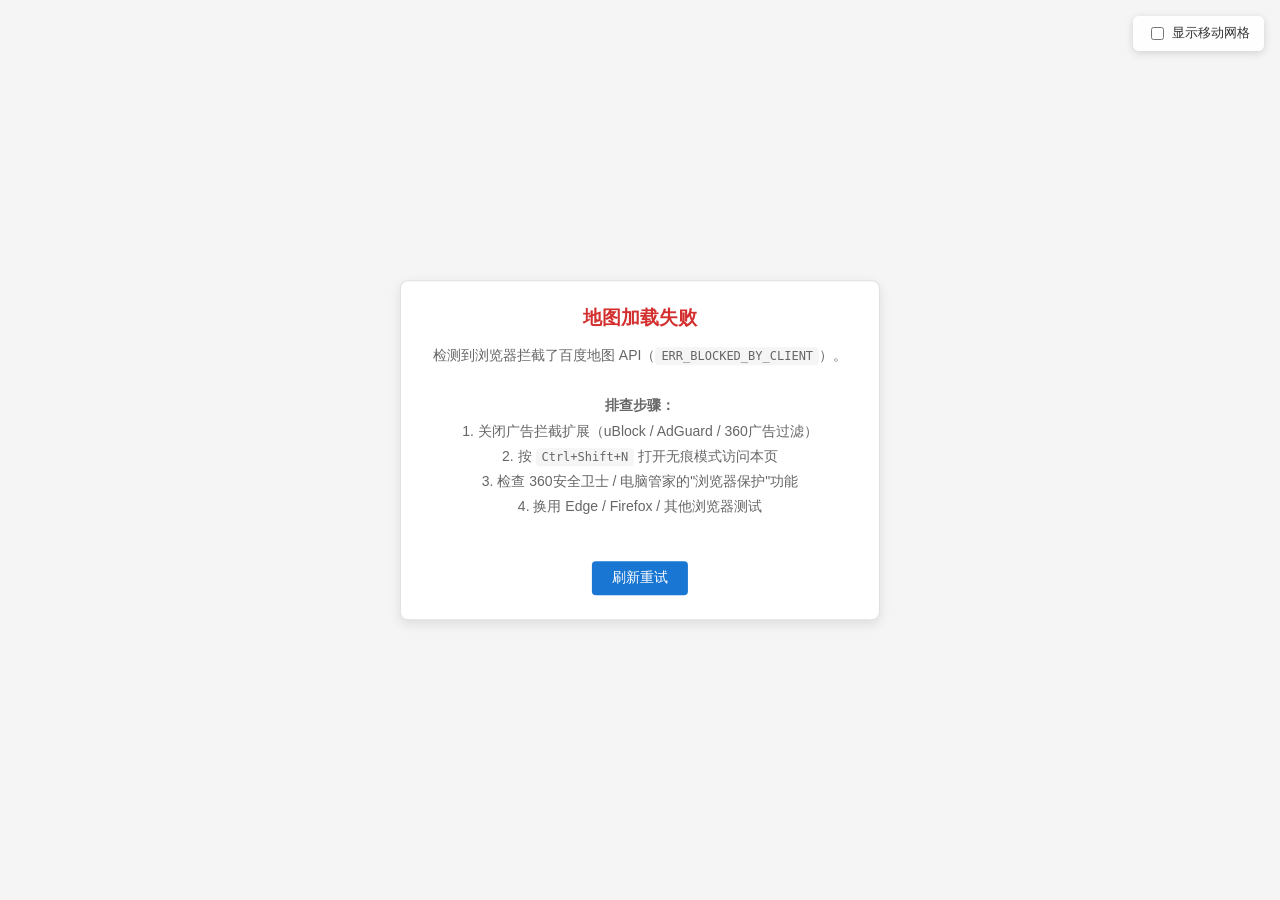
<file: 2.5d/baidu.html>
<!DOCTYPE html>
<html>
<head>
	<meta name="viewport" content="initial-scale=1.0, user-scalable=no" />
	<meta http-equiv="Content-Type" content="text/html; charset=utf-8" />
	<title>Hello, World - 像素小人</title>
	<style type="text/css">
		html { height: 100% }
		body { height: 100%; margin: 0px; padding: 0px; background: #f5f5f5; font-family: sans-serif; }
		#container { height: 100% }
		#error-tip {
			display: none;
			position: fixed;
			top: 50%; left: 50%;
			transform: translate(-50%, -50%);
			background: #fff;
			border: 1px solid #e0e0e0;
			border-radius: 8px;
			padding: 24px 32px;
			box-shadow: 0 4px 12px rgba(0,0,0,0.1);
			text-align: center;
			max-width: 420px;
			z-index: 100;
		}
		#error-tip.show { display: block; }
		#error-tip h3 { color: #d32f2f; margin: 0 0 12px; }
		#error-tip p { color: #666; font-size: 14px; line-height: 1.8; margin: 0; }
		#error-tip code { background: #f5f5f5; padding: 2px 6px; border-radius: 4px; font-size: 12px; }
		#error-tip .btn {
			display: inline-block;
			margin-top: 16px;
			padding: 8px 20px;
			background: #1976d2;
			color: #fff;
			border-radius: 4px;
			text-decoration: none;
			font-size: 14px;
			cursor: pointer;
			border: none;
		}
		#error-tip .btn:hover { background: #1565c0; }
		#gameCanvas {
			position: fixed;
			top: 0;
			left: 0;
			width: 100%;
			height: 100%;
			z-index: 10;
			pointer-events: none;
		}
		#grid-toggle {
			position: fixed;
			top: 16px;
			right: 16px;
			z-index: 20;
			background: rgba(255,255,255,0.9);
			padding: 8px 14px;
			border-radius: 6px;
			box-shadow: 0 2px 8px rgba(0,0,0,0.15);
			font-size: 13px;
			color: #333;
			cursor: pointer;
			user-select: none;
		}
		#grid-toggle input { vertical-align: middle; margin-right: 4px; cursor: pointer; }
	</style>
	<script type="text/javascript" src="https://api.map.baidu.com/api?v=1.0&type=webgl&ak=nfd04q1Q21mo6a55UEnpJkaNMRza8L8r"></script>
</head>
<body>
	<div id="container"></div>
	<canvas id="gameCanvas"></canvas>
	<div id="grid-toggle">
		<label><input type="checkbox" id="gridCheckbox"> 显示移动网格</label>
	</div>
	<div id="error-tip">
		<h3>地图加载失败</h3>
		<p>
			检测到浏览器拦截了百度地图 API（<code>ERR_BLOCKED_BY_CLIENT</code>）。<br><br>
			<strong>排查步骤：</strong><br>
			1. 关闭广告拦截扩展（uBlock / AdGuard / 360广告过滤）<br>
			2. 按 <code>Ctrl+Shift+N</code> 打开无痕模式访问本页<br>
			3. 检查 360安全卫士 / 电脑管家的"浏览器保护"功能<br>
			4. 换用 Edge / Firefox / 其他浏览器测试<br><br>
			<button class="btn" onclick="location.reload()">刷新重试</button>
		</p>
	</div>
	<script type="text/javascript">
		if (typeof BMapGL === 'undefined') {
			document.getElementById('error-tip').classList.add('show');
		} else {
			var map = new BMapGL.Map("container", { enableInertialDragging: false });
			var point = new BMapGL.Point(116.404, 39.915);
			map.enableScrollWheelZoom();
			map.centerAndZoom(point, 20);
			map.setHeading(64.5);
			map.setTilt(73);
			// 隐藏建筑
			map.setDisplayOptions({ building: false });

			// ==================== 加载并渲染建筑数据 ====================
			var buildingPolygons = [];
			fetch('buildings.json')
				.then(function(res) { return res.json(); })
				.then(function(buildings) {
					buildings.forEach(function(b) {
						var path = b.coords.map(function(c) {
							return new BMapGL.Point(c[0], c[1]);
						});
						buildingPolygons.push(path);
						var prism = new BMapGL.Prism(path, b.height, {
							topFillColor: b.color,
							topFillOpacity: 0.8,
							sideFillColor: b.color,
							sideFillOpacity: 0.9
						});
						map.addOverlay(prism);
					});
					console.log('已加载建筑数量: ' + buildings.length);
				})
				.catch(function(err) {
					console.error('加载 buildings.json 失败:', err);
				});

			// 射线法判断点是否在多边形内
			function isPointInPolygon(point, polygon) {
				var x = point.lng, y = point.lat;
				var inside = false;
				for (var i = 0, j = polygon.length - 1; i < polygon.length; j = i++) {
					var xi = polygon[i].lng, yi = polygon[i].lat;
					var xj = polygon[j].lng, yj = polygon[j].lat;
					var intersect = ((yi > y) !== (yj > y)) && (x < (xj - xi) * (y - yi) / (yj - yi) + xi);
					if (intersect) inside = !inside;
				}
				return inside;
			}

			// ==================== 像素小人角色 ====================
			class PixelCharacter {
				constructor(name) {
					this.name = name || '玩家';
					this.point = null;           // 当前 BMapGL.Point（插值中）
					this.targetPoint = null;     // 目标点
					this.startPoint = null;      // 起始点（插值用）
					this.isMoving = false;
					this.moveStartTime = 0;
					this.moveDuration = 180;     // 毫秒/步
					this.direction = 'down';     // up/down/left/right（屏幕方向）
					this.walkFrame = 0;          // 走路动画帧 0|1
					this.animTimer = 0;

					// 外观
					this.skinColor = '#f5d0b0';
					this.hairColor = '#3e2723';
					this.clothesColor = '#4fc3f7';
					this.pantsColor = '#1565c0';
					this.hairStyle = 0;
					this.glowColor = '#4fc3f7';

					// 像素精灵缓存
					this.pixelCanvas = document.createElement('canvas');
					this.pixelCanvas.width = 32;
					this.pixelCanvas.height = 40;
					this.pixelCtx = this.pixelCanvas.getContext('2d');
					this.needsRedraw = true;
				}

				renderPixelSprite() {
					if (!this.needsRedraw) return;
					const ctx = this.pixelCtx;
					ctx.clearRect(0, 0, 32, 40);
					const rect = (x, y, w, h, color) => { ctx.fillStyle = color; ctx.fillRect(x, y, w, h); };

					// 腿
					const legOffset = this.isMoving && this.walkFrame === 1 ? 1 : 0;
					rect(10, 32, 4, 8, this.pantsColor);
					rect(18, 32 - legOffset, 4, 8, this.pantsColor);

					// 躯干
					rect(10, 18, 12, 14, this.clothesColor);

					// 手臂
					const armOffset = this.isMoving && this.walkFrame === 1 ? 2 : 0;
					rect(6, 20, 4, 10, this.clothesColor);
					rect(22, 20 + armOffset, 4, 10, this.clothesColor);

					// 手
					rect(6, 30, 4, 3, this.skinColor);
					rect(22, 30 + armOffset, 4, 3, this.skinColor);

					// 脸
					rect(10, 6, 12, 12, this.skinColor);

					// 眼睛（根据屏幕朝向）
					const eyeColor = '#1a1a2e';
					if (this.direction === 'left') {
						rect(12, 10, 2, 2, eyeColor);
						rect(12, 14, 2, 1, '#e74c3c');
					} else if (this.direction === 'right') {
						rect(18, 10, 2, 2, eyeColor);
						rect(18, 14, 2, 1, '#e74c3c');
					} else {
						rect(12, 10, 2, 2, eyeColor);
						rect(18, 10, 2, 2, eyeColor);
						rect(12, 14, 2, 1, '#e74c3c');
						rect(18, 14, 2, 1, '#e74c3c');
					}

					// 嘴巴
					rect(15, 16, 2, 1, '#c0392b');

					// 头发
					switch (this.hairStyle) {
						case 0: // 短发
							rect(8, 4, 16, 4, this.hairColor);
							rect(8, 8, 2, 6, this.hairColor);
							rect(22, 8, 2, 6, this.hairColor);
							rect(10, 6, 12, 2, this.hairColor);
							break;
						case 1: // 长发
							rect(8, 4, 16, 4, this.hairColor);
							rect(6, 6, 4, 14, this.hairColor);
							rect(22, 6, 4, 14, this.hairColor);
							rect(10, 6, 12, 2, this.hairColor);
							break;
						case 2: // 爆炸头
							rect(6, 2, 20, 6, this.hairColor);
							rect(8, 8, 2, 4, this.hairColor);
							rect(22, 8, 2, 4, this.hairColor);
							rect(10, 4, 12, 2, this.hairColor);
							break;
						case 3: // 帽子
							rect(8, 4, 16, 4, this.hairColor);
							rect(6, 6, 20, 2, this.clothesColor);
							rect(10, 8, 12, 2, this.hairColor);
							break;
					}

					this.needsRedraw = false;
				}

				easeInOutCubic(t) {
					return t < 0.5 ? 4 * t * t * t : 1 - Math.pow(-2 * t + 2, 3) / 2;
				}

				moveTo(targetPoint, direction) {
					this.startPoint = new BMapGL.Point(this.point.lng, this.point.lat);
					this.targetPoint = targetPoint;
					this.direction = direction;
					this.isMoving = true;
					this.moveStartTime = Date.now();
					this.needsRedraw = true;
				}

				update(dt) {
					this.animTimer += dt;
					if (this.isMoving) {
						const elapsed = Date.now() - this.moveStartTime;
						const progress = Math.min(elapsed / this.moveDuration, 1);
						const ease = this.easeInOutCubic(progress);

						const lng = this.startPoint.lng + (this.targetPoint.lng - this.startPoint.lng) * ease;
						const lat = this.startPoint.lat + (this.targetPoint.lat - this.startPoint.lat) * ease;
						this.point = new BMapGL.Point(lng, lat);

						// 走路动画帧
						if (this.animTimer > 150) {
							this.walkFrame = this.walkFrame === 0 ? 1 : 0;
							this.animTimer = 0;
							this.needsRedraw = true;
						}

						// 移动结束
						if (progress >= 1) {
							this.isMoving = false;
							this.point = new BMapGL.Point(this.targetPoint.lng, this.targetPoint.lat);
							this.walkFrame = 0;
							this.needsRedraw = true;
							var dist = getDistanceMeters({ lng: this.point.lng, lat: this.point.lat }, refPoint);
							console.log(this.name + ' 移动到坐标: ' + this.point.lng.toFixed(6) + ', ' + this.point.lat.toFixed(6) + '，距离正门 ' + dist.toFixed(2) + ' 米');
							if (dist <= 10) {
								if (confirm('是否进入正门？')) {
									window.location.href = 'https://er.test/zhanjiang_map.html';
								}
							}
						}
					}
				}

				draw(ctx, screenX, screenY, zoom) {
					this.renderPixelSprite();
					const spriteW = 32 * zoom;
					const spriteH = 40 * zoom;
					const centerX = screenX;
					const bottomY = screenY; // 脚底中心

					// 外发光
					ctx.save();
					ctx.shadowColor = this.glowColor;
					ctx.shadowBlur = 15 * zoom;
					ctx.fillStyle = this.glowColor;
					ctx.beginPath();
					ctx.ellipse(centerX, bottomY - 2 * zoom, 14 * zoom, 5 * zoom, 0, 0, Math.PI * 2);
					ctx.fill();
					ctx.restore();

					// 内光环
					ctx.fillStyle = 'rgba(255, 255, 255, 0.3)';
					ctx.beginPath();
					ctx.ellipse(centerX, bottomY - 2 * zoom, 10 * zoom, 3 * zoom, 0, 0, Math.PI * 2);
					ctx.fill();

					// 光环边框
					ctx.strokeStyle = this.glowColor;
					ctx.lineWidth = Math.max(1, 1.5 * zoom);
					ctx.beginPath();
					ctx.ellipse(centerX, bottomY - 2 * zoom, 14 * zoom, 5 * zoom, 0, 0, Math.PI * 2);
					ctx.stroke();

					// 阴影
					ctx.fillStyle = 'rgba(0, 0, 0, 0.25)';
					ctx.beginPath();
					ctx.ellipse(centerX, bottomY + 2 * zoom, 12 * zoom, 4 * zoom, 0, 0, Math.PI * 2);
					ctx.fill();

					// 像素精灵（脚底对齐 screenX, screenY）
					ctx.drawImage(this.pixelCanvas, centerX - spriteW / 2, bottomY - spriteH, spriteW, spriteH);

					// 名字
					const nameFontSize = Math.max(6, 8 * zoom);
					ctx.font = 'bold ' + nameFontSize + 'px monospace';
					ctx.textAlign = 'center';
					const nameWidth = ctx.measureText(this.name).width;
					const namePadding = 4 * zoom;
					const nameBgY = bottomY + 6 * zoom;

					// 名字背景
					ctx.fillStyle = 'rgba(0, 0, 0, 0.5)';
					ctx.beginPath();
					ctx.roundRect(
						centerX - nameWidth / 2 - namePadding,
						nameBgY - nameFontSize / 2 - 2 * zoom,
						nameWidth + namePadding * 2,
						nameFontSize + 4 * zoom,
						3 * zoom
					);
					ctx.fill();

					// 名字文字
					ctx.fillStyle = '#fff';
					ctx.fillText(this.name, centerX, nameBgY + nameFontSize / 3);

					// 名字发光
					ctx.save();
					ctx.shadowColor = this.glowColor;
					ctx.shadowBlur = 8 * zoom;
					ctx.fillStyle = '#fff';
					ctx.fillText(this.name, centerX, nameBgY + nameFontSize / 3);
					ctx.restore();
				}
			}

			// ==================== 参考坐标 & 距离计算 ====================
			var refPoint = { lng: 116.40391074653209, lat: 39.914894259779594 };

			function getDistanceMeters(p1, p2) {
				var R = 6371000;
				var dLat = (p2.lat - p1.lat) * Math.PI / 180;
				var dLng = (p2.lng - p1.lng) * Math.PI / 180;
				var a = Math.sin(dLat / 2) * Math.sin(dLat / 2) +
								Math.cos(p1.lat * Math.PI / 180) * Math.cos(p2.lat * Math.PI / 180) *
								Math.sin(dLng / 2) * Math.sin(dLng / 2);
				var c = 2 * Math.atan2(Math.sqrt(a), Math.sqrt(1 - a));
				return R * c;
			}

			// ==================== 主循环 & 控制 ====================
			var canvas = document.getElementById('gameCanvas');
			var ctx = canvas.getContext('2d');
			var keysPressed = new Set();
			var stepPixel = 30;   // 每步屏幕像素距离
			var lastTime = 0;

			function resize() {
				canvas.width = window.innerWidth;
				canvas.height = window.innerHeight;
			}
			window.addEventListener('resize', resize);
			resize();

			var player = new PixelCharacter('探索者');
			player.point = new BMapGL.Point(116.404, 39.915);

			function update(dt) {
				if (!player.point) return;

				// 处理按键移动（只有空闲时才触发下一步）
				if (!player.isMoving) {
					var dx = 0, dy = 0;
					if (keysPressed.has('ArrowUp') || keysPressed.has('w') || keysPressed.has('W')) dy = -stepPixel;
					else if (keysPressed.has('ArrowDown') || keysPressed.has('s') || keysPressed.has('S')) dy = stepPixel;
					else if (keysPressed.has('ArrowLeft') || keysPressed.has('a') || keysPressed.has('A')) dx = -stepPixel;
					else if (keysPressed.has('ArrowRight') || keysPressed.has('d') || keysPressed.has('D')) dx = stepPixel;

					if (dx !== 0 || dy !== 0) {
						var currentPixel = map.pointToPixel(player.point);
						var targetPixel = new BMapGL.Pixel(currentPixel.x + dx, currentPixel.y + dy);
						var targetPoint = map.pixelToPoint(targetPixel);

						// 建筑碰撞检测
						var blocked = false;
						for (var i = 0; i < buildingPolygons.length; i++) {
							if (isPointInPolygon(targetPoint, buildingPolygons[i])) {
								blocked = true;
								break;
							}
						}
						if (blocked) return;

						var dir = 'down';
						if (dx > 0) dir = 'right';
						else if (dx < 0) dir = 'left';
						else if (dy < 0) dir = 'up';

						player.moveTo(targetPoint, dir);
					}
				}

				player.update(dt);

				// 地图中心跟随小人
				if (player.isMoving && player.point) {
					map.setCenter(player.point);
				}
			}

			var showGrid = false;

			function drawGrid() {
				if (!showGrid || !player.point) return;
				var origin = map.pointToPixel(player.point);
				var cols = Math.ceil(canvas.width / stepPixel) + 2;
				var rows = Math.ceil(canvas.height / stepPixel) + 2;
				var offsetX = origin.x % stepPixel;
				var offsetY = origin.y % stepPixel;

				ctx.strokeStyle = 'rgba(79, 195, 247, 0.35)';
				ctx.lineWidth = 1;
				ctx.beginPath();
				for (var i = -1; i <= cols; i++) {
					var x = i * stepPixel + offsetX;
					ctx.moveTo(x, 0);
					ctx.lineTo(x, canvas.height);
				}
				for (var j = -1; j <= rows; j++) {
					var y = j * stepPixel + offsetY;
					ctx.moveTo(0, y);
					ctx.lineTo(canvas.width, y);
				}
				ctx.stroke();

				// 高亮当前所在格子
				ctx.strokeStyle = 'rgba(79, 195, 247, 0.9)';
				ctx.lineWidth = 2;
				ctx.strokeRect(
					Math.floor(origin.x / stepPixel) * stepPixel + offsetX,
					Math.floor(origin.y / stepPixel) * stepPixel + offsetY,
					stepPixel, stepPixel
				);
			}

			function draw() {
				ctx.clearRect(0, 0, canvas.width, canvas.height);
				if (!map || !player.point) return;

				drawGrid();

				var pixel = map.pointToPixel(player.point);
				player.draw(ctx, pixel.x, pixel.y, 1.2);
			}

			function loop(timestamp) {
				var dt = timestamp - lastTime;
				lastTime = timestamp;
				update(dt);
				draw();
				requestAnimationFrame(loop);
			}

			window.addEventListener('keydown', function(e) {
				if (['ArrowUp','ArrowDown','ArrowLeft','ArrowRight','w','a','s','d','W','A','S','D'].indexOf(e.key) !== -1) {
					keysPressed.add(e.key);
					e.preventDefault();
				}
			});
			window.addEventListener('keyup', function(e) {
				keysPressed.delete(e.key);
			});

			document.getElementById('gridCheckbox').addEventListener('change', function(e) {
				showGrid = e.target.checked;
			});

			requestAnimationFrame(loop);
		}
	</script>
</body>
</html>
</file>
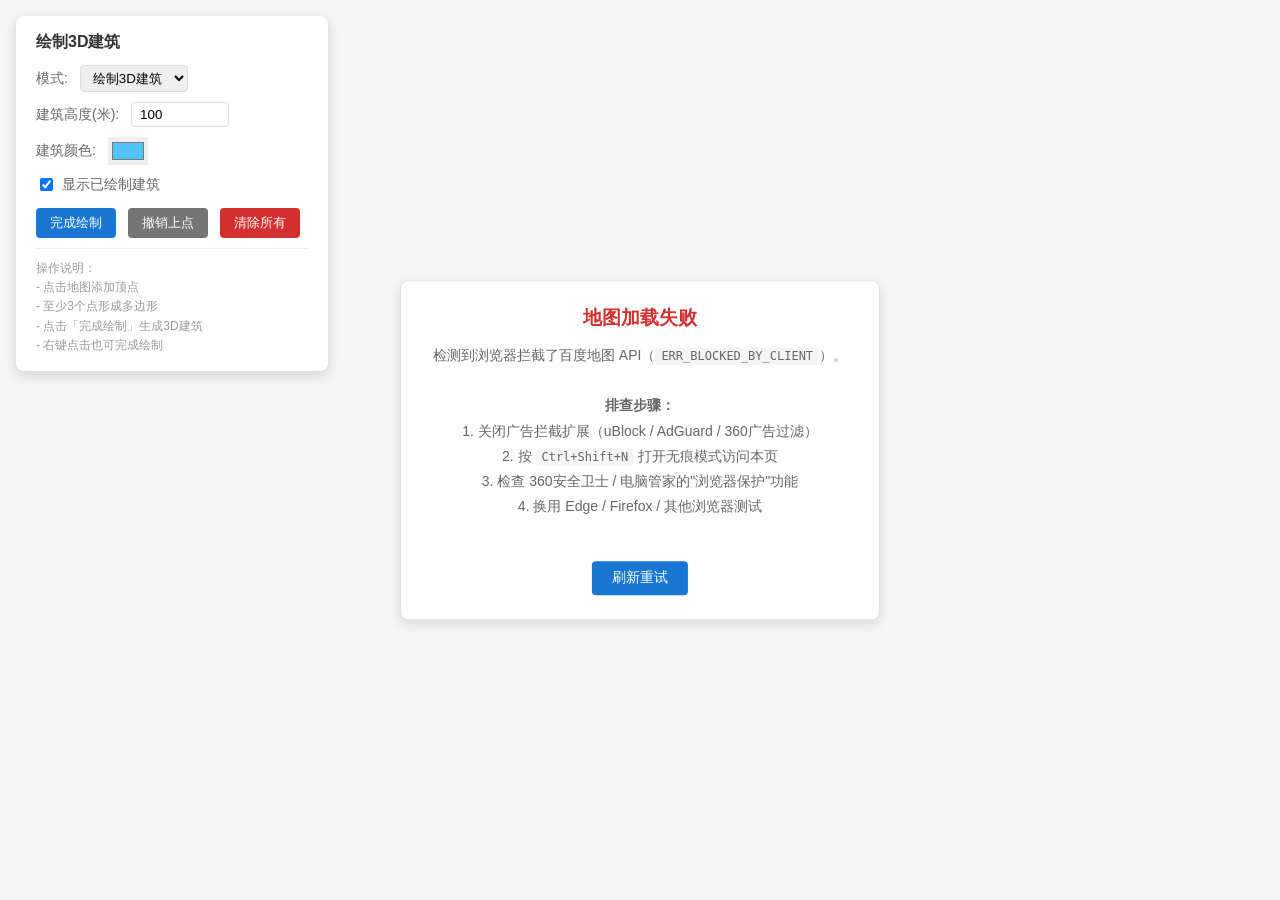
<file: 2.5d/baidu_2d_building.html>
<!DOCTYPE html>
<html>
<head>
	<meta name="viewport" content="initial-scale=1.0, user-scalable=no" />
	<meta http-equiv="Content-Type" content="text/html; charset=utf-8" />
	<title>2D地图绘制3D建筑</title>
	<style type="text/css">
		html { height: 100% }
		body { height: 100%; margin: 0px; padding: 0px; background: #f5f5f5; font-family: sans-serif; }
		#container { height: 100% }
		#control-panel {
			position: fixed;
			top: 16px;
			left: 16px;
			z-index: 100;
			background: #fff;
			padding: 16px 20px;
			border-radius: 8px;
			box-shadow: 0 4px 12px rgba(0,0,0,0.15);
			font-size: 14px;
			min-width: 220px;
		}
		#control-panel h3 { margin: 0 0 12px; font-size: 16px; color: #333; }
		#control-panel .row { margin-bottom: 10px; }
		#control-panel label { color: #666; }
		#control-panel input[type="number"] {
			width: 80px;
			padding: 4px 8px;
			border: 1px solid #ddd;
			border-radius: 4px;
			margin-left: 8px;
		}
		#control-panel input[type="color"] {
			width: 40px;
			height: 28px;
			border: none;
			vertical-align: middle;
			margin-left: 8px;
			cursor: pointer;
		}
		#control-panel .btn {
			display: inline-block;
			padding: 6px 14px;
			margin-right: 8px;
			margin-top: 4px;
			background: #1976d2;
			color: #fff;
			border-radius: 4px;
			border: none;
			cursor: pointer;
			font-size: 13px;
		}
		#control-panel .btn:hover { background: #1565c0; }
		#control-panel .btn.secondary { background: #757575; }
		#control-panel .btn.secondary:hover { background: #616161; }
		#control-panel .btn.danger { background: #d32f2f; }
		#control-panel .btn.danger:hover { background: #c62828; }
		#control-panel .tips {
			margin-top: 10px;
			padding-top: 10px;
			border-top: 1px solid #eee;
			color: #999;
			font-size: 12px;
			line-height: 1.6;
		}
		#error-tip {
			display: none;
			position: fixed;
			top: 50%; left: 50%;
			transform: translate(-50%, -50%);
			background: #fff;
			border: 1px solid #e0e0e0;
			border-radius: 8px;
			padding: 24px 32px;
			box-shadow: 0 4px 12px rgba(0,0,0,0.1);
			text-align: center;
			max-width: 420px;
			z-index: 1000;
		}
		#error-tip.show { display: block; }
		#error-tip h3 { color: #d32f2f; margin: 0 0 12px; }
		#error-tip p { color: #666; font-size: 14px; line-height: 1.8; margin: 0; }
		#error-tip code { background: #f5f5f5; padding: 2px 6px; border-radius: 4px; font-size: 12px; }
		#error-tip .btn {
			display: inline-block;
			margin-top: 16px;
			padding: 8px 20px;
			background: #1976d2;
			color: #fff;
			border-radius: 4px;
			text-decoration: none;
			font-size: 14px;
			cursor: pointer;
			border: none;
		}
		#error-tip .btn:hover { background: #1565c0; }
	</style>
	<script type="text/javascript" src="https://api.map.baidu.com/api?v=1.0&type=webgl&ak=nfd04q1Q21mo6a55UEnpJkaNMRza8L8r"></script>
</head>
<body>
	<div id="container"></div>

	<div id="control-panel">
		<h3 id="panelTitle">绘制3D建筑</h3>
		<div class="row">
			<label>模式:
				<select id="modeSelect" style="padding:4px 8px;border:1px solid #ddd;border-radius:4px;margin-left:8px;cursor:pointer;">
					<option value="draw">绘制3D建筑</option>
					<option value="coord">打印坐标</option>
				</select>
			</label>
		</div>
		<div id="drawControls">
			<div class="row">
				<label>建筑高度(米): <input type="number" id="heightInput" value="100" min="10" max="2000" step="10"></label>
			</div>
			<div class="row">
				<label>建筑颜色: <input type="color" id="colorInput" value="#4fc3f7"></label>
			</div>
			<div class="row">
				<label style="display:flex;align-items:center;gap:6px;cursor:pointer;">
					<input type="checkbox" id="showLoadedBuildings" checked> 显示已绘制建筑
				</label>
			</div>
			<div class="row">
				<button class="btn" id="finishBtn">完成绘制</button>
				<button class="btn secondary" id="undoBtn">撤销上点</button>
				<button class="btn danger" id="clearBtn">清除所有</button>
			</div>
			<div class="tips" id="drawTips">
				操作说明：<br>
				- 点击地图添加顶点<br>
				- 至少3个点形成多边形<br>
				- 点击「完成绘制」生成3D建筑<br>
				- 右键点击也可完成绘制
			</div>
		</div>
		<div class="tips" id="coordTips" style="display:none;">
			操作说明：<br>
			- 点击地图任意位置<br>
			- 控制台自动输出经纬度坐标<br>
			- 按 F12 打开开发者工具查看
		</div>
	</div>

	<div id="error-tip">
		<h3>地图加载失败</h3>
		<p>
			检测到浏览器拦截了百度地图 API（<code>ERR_BLOCKED_BY_CLIENT</code>）。<br><br>
			<strong>排查步骤：</strong><br>
			1. 关闭广告拦截扩展（uBlock / AdGuard / 360广告过滤）<br>
			2. 按 <code>Ctrl+Shift+N</code> 打开无痕模式访问本页<br>
			3. 检查 360安全卫士 / 电脑管家的"浏览器保护"功能<br>
			4. 换用 Edge / Firefox / 其他浏览器测试<br><br>
			<button class="btn" onclick="location.reload()">刷新重试</button>
		</p>
	</div>

	<script type="text/javascript">
		if (typeof BMapGL === 'undefined') {
			document.getElementById('error-tip').classList.add('show');
		} else {
			// ==================== 地图初始化 ====================
			var map = new BMapGL.Map("container", { enableInertialDragging: false });
			var point = new BMapGL.Point(116.404, 39.915);
			map.enableScrollWheelZoom();
			map.centerAndZoom(point, 18);
			// 2D视图：无旋转、适度倾斜以便观察建筑高度（tilt=0时只能看到顶面）
			map.setHeading(0);
			map.setTilt(50);
			// 隐藏地图自带3D建筑，保持底图干净
			map.setDisplayOptions({ building: false, poi: false });
			// 禁用双击缩放，避免与绘制操作冲突
			map.disableDoubleClickZoom();

			// ==================== 加载已绘制建筑数据 ====================
			var loadedPrisms = [];
			function loadBuildings() {
				fetch('buildings.json')
					.then(function(res) { return res.json(); })
					.then(function(buildings) {
						buildings.forEach(function(b) {
							var path = b.coords.map(function(c) {
								return new BMapGL.Point(c[0], c[1]);
							});
							var prism = new BMapGL.Prism(path, b.height, {
								topFillColor: b.color,
								topFillOpacity: 0.8,
								sideFillColor: b.color,
								sideFillOpacity: 0.9
							});
							loadedPrisms.push(prism);
							if (document.getElementById('showLoadedBuildings').checked) {
								map.addOverlay(prism);
							}
						});
						console.log('已加载建筑数量: ' + buildings.length);
					})
					.catch(function(err) {
						console.error('加载 buildings.json 失败:', err);
					});
			}
			loadBuildings();

			function toggleLoadedBuildings() {
				var show = document.getElementById('showLoadedBuildings').checked;
				loadedPrisms.forEach(function(p) {
					if (show) {
						map.addOverlay(p);
					} else {
						map.removeOverlay(p);
					}
				});
			}
			document.getElementById('showLoadedBuildings').addEventListener('change', toggleLoadedBuildings);

			// ==================== 模式与状态管理 ====================
			var currentMode = 'draw';
			var drawingPoints = [];
			var tempPolyline = null;
			var tempPolygon = null;
			var tempMarkers = [];
			var allPrisms = [];
			var mouseLine = null;

			function setMode(mode) {
				currentMode = mode;
				var drawControls = document.getElementById('drawControls');
				var coordTips = document.getElementById('coordTips');
				var panelTitle = document.getElementById('panelTitle');
				if (mode === 'draw') {
					drawControls.style.display = 'block';
					coordTips.style.display = 'none';
					panelTitle.textContent = '绘制3D建筑';
				} else {
					drawControls.style.display = 'none';
					coordTips.style.display = 'block';
					panelTitle.textContent = '打印坐标';
					clearTempDrawing();
					clearMouseLine();
				}
			}
			document.getElementById('modeSelect').addEventListener('change', function(e) {
				setMode(e.target.value);
			});

			// ==================== 地图交互 ====================
			map.addEventListener('click', function(e) {
				var pt = e.latlng;
				if (currentMode === 'coord') {
					console.log('坐标: [' + pt.lng + ', ' + pt.lat + ']');
					// 添加临时标记便于用户确认点击位置
					var marker = new BMapGL.Marker(pt);
					map.addOverlay(marker);
					setTimeout(function() { map.removeOverlay(marker); }, 1500);
					return;
				}
				drawingPoints.push(new BMapGL.Point(pt.lng, pt.lat));

				// 顶点标记
				var marker = new BMapGL.Marker(pt);
				map.addOverlay(marker);
				tempMarkers.push(marker);

				updateTempGraphics();
			});

			map.addEventListener('mousemove', function(e) {
				if (currentMode !== 'draw') return;
				if (drawingPoints.length === 0) return;
				updateMouseLine(e.latlng);
			});

			map.addEventListener('rightclick', function(e) {
				if (currentMode !== 'draw') return;
				if (drawingPoints.length >= 3) {
					finishDrawing();
				}
			});

			function updateTempGraphics() {
				// 清除旧的临时图形
				if (tempPolyline) { map.removeOverlay(tempPolyline); tempPolyline = null; }
				if (tempPolygon) { map.removeOverlay(tempPolygon); tempPolygon = null; }

				if (drawingPoints.length >= 2) {
					// 轮廓线
					tempPolyline = new BMapGL.Polyline(drawingPoints, {
						strokeColor: '#4fc3f7',
						strokeWeight: 2,
						strokeOpacity: 0.9,
						strokeStyle: 'dashed'
					});
					map.addOverlay(tempPolyline);
				}

				if (drawingPoints.length >= 3) {
					// 填充面预览
					tempPolygon = new BMapGL.Polygon(drawingPoints, {
						strokeColor: '#4fc3f7',
						strokeWeight: 2,
						fillColor: '#4fc3f7',
						fillOpacity: 0.2
					});
					map.addOverlay(tempPolygon);
				}
			}

			function updateMouseLine(latlng) {
				if (mouseLine) {
					map.removeOverlay(mouseLine);
				}
				var lastPt = drawingPoints[drawingPoints.length - 1];
				mouseLine = new BMapGL.Polyline([
					lastPt,
					new BMapGL.Point(latlng.lng, latlng.lat)
				], {
					strokeColor: '#4fc3f7',
					strokeWeight: 1,
					strokeOpacity: 0.5,
					strokeStyle: 'dashed'
				});
				map.addOverlay(mouseLine);
			}

			function clearMouseLine() {
				if (mouseLine) {
					map.removeOverlay(mouseLine);
					mouseLine = null;
				}
			}

			function finishDrawing() {
				if (drawingPoints.length < 3) {
					alert('请至少点击地图3个位置，形成封闭多边形区域');
					return;
				}

				var height = parseInt(document.getElementById('heightInput').value) || 100;
				var colorHex = document.getElementById('colorInput').value;

				// 输出顶点坐标到控制台，便于复制保存到数据库
				var coords = drawingPoints.map(function(p) { return [p.lng, p.lat]; });
				console.log('======== 建筑顶点坐标 ========');
				console.log(JSON.stringify(coords));
				console.log('高度: ' + height);
				console.log('颜色: ' + colorHex);
				console.log('==============================');

				// 创建3D棱柱
				var prism = new BMapGL.Prism(drawingPoints, height, {
					topFillColor: colorHex,
					topFillOpacity: 0.8,
					sideFillColor: colorHex,
					sideFillOpacity: 0.9
				});
				map.addOverlay(prism);
				allPrisms.push(prism);

				// 为棱柱添加悬浮高亮效果
				prism.addEventListener('mouseover', function() {
					prism.setTopFillOpacity(1);
					prism.setSideFillOpacity(1);
				});
				prism.addEventListener('mouseout', function() {
					prism.setTopFillOpacity(0.8);
					prism.setSideFillOpacity(0.9);
				});

				clearTempDrawing();
				clearMouseLine();
			}

			function undoLastPoint() {
				if (drawingPoints.length === 0) return;
				drawingPoints.pop();
				var marker = tempMarkers.pop();
				if (marker) map.removeOverlay(marker);
				updateTempGraphics();
				clearMouseLine();
			}

			function clearAllBuildings() {
				allPrisms.forEach(function(p) {
					map.removeOverlay(p);
				});
				allPrisms = [];
				clearTempDrawing();
				clearMouseLine();
			}

			function clearTempDrawing() {
				drawingPoints = [];
				if (tempPolyline) { map.removeOverlay(tempPolyline); tempPolyline = null; }
				if (tempPolygon) { map.removeOverlay(tempPolygon); tempPolygon = null; }
				tempMarkers.forEach(function(m) { map.removeOverlay(m); });
				tempMarkers = [];
			}

			// ==================== 按钮事件 ====================
			document.getElementById('finishBtn').addEventListener('click', finishDrawing);
			document.getElementById('undoBtn').addEventListener('click', undoLastPoint);
			document.getElementById('clearBtn').addEventListener('click', clearAllBuildings);
		}
	</script>
</body>
</html>
</file>
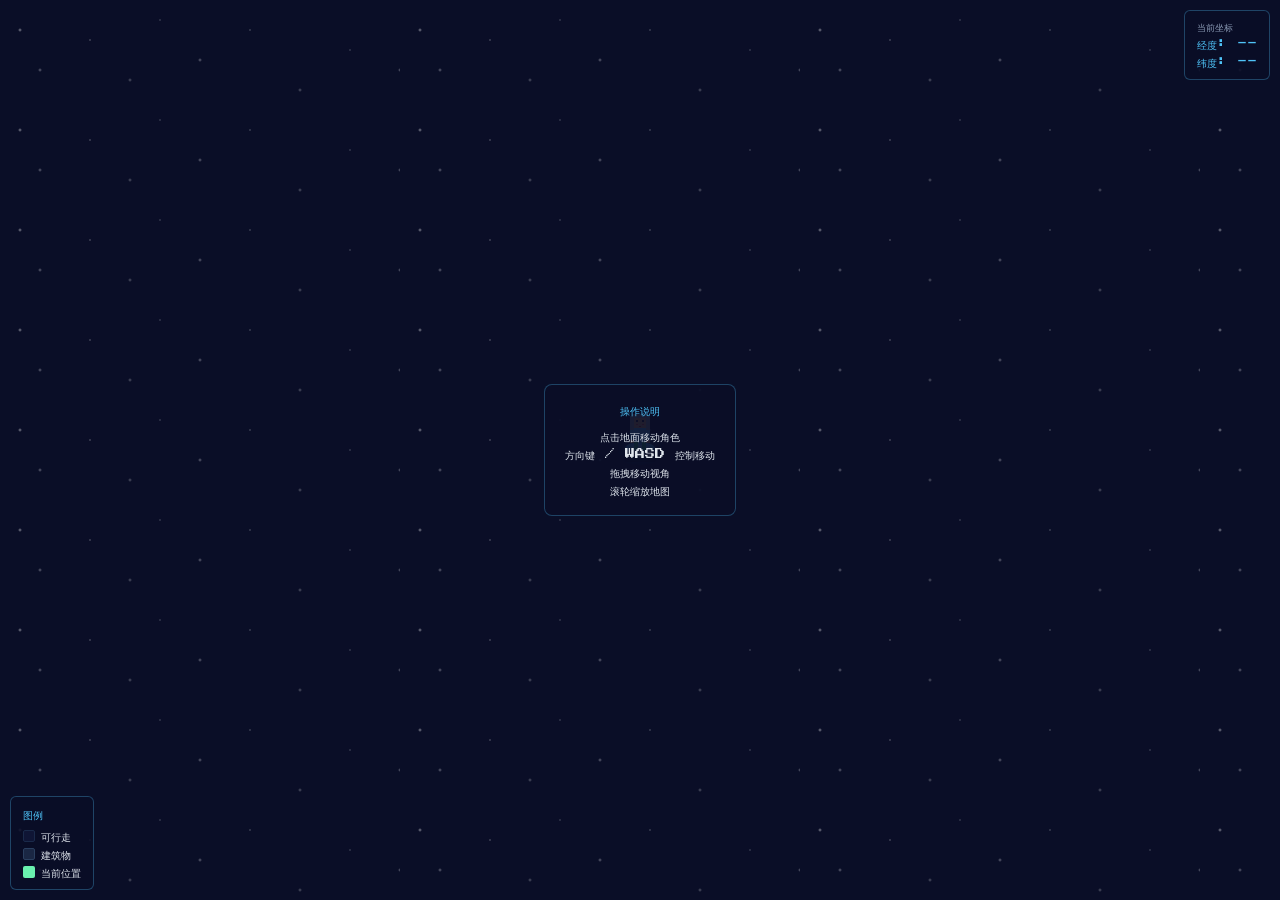
<file: 2.5d/real_map.html>
<!DOCTYPE html>
<html lang="zh-CN">
<head>
	<meta charset="UTF-8">
	<meta name="viewport" content="width=device-width, initial-scale=1.0, maximum-scale=1.0, user-scalable=no">
	<title>湛江赤坎区 - 真实地图网格</title>
	<link rel="stylesheet" href="css/style.css">
	<style>
		#loading-overlay {
			position: fixed;
			top: 0;
			left: 0;
			width: 100%;
			height: 100%;
			background: #0a0e27;
			z-index: 200;
			display: flex;
			align-items: center;
			justify-content: center;
			flex-direction: column;
			transition: opacity 0.5s;
		}
		#loading-overlay.hidden {
			opacity: 0;
			pointer-events: none;
		}
		#loading-text {
			color: #4fc3f7;
			font-size: 12px;
			margin-top: 16px;
			font-family: 'Press Start 2P', 'Courier New', monospace;
		}
		#loading-bar {
			width: 240px;
			height: 4px;
			background: #1a2a4a;
			margin-top: 12px;
			border-radius: 2px;
			overflow: hidden;
		}
		#loading-bar-inner {
			width: 0%;
			height: 100%;
			background: #4fc3f7;
			transition: width 0.3s;
		}
		#coord-info {
			position: fixed;
			top: 10px;
			right: 10px;
			z-index: 100;
			background: rgba(10, 14, 39, 0.85);
			border: 1px solid rgba(79, 195, 247, 0.3);
			border-radius: 6px;
			padding: 8px 12px;
			color: #4fc3f7;
			font-size: 10px;
			pointer-events: none;
			font-family: 'Press Start 2P', 'Courier New', monospace;
			line-height: 1.8;
		}
		#coord-info .label {
			color: #8b9bb4;
			font-size: 9px;
		}
		#legend {
			position: fixed;
			bottom: 10px;
			left: 10px;
			z-index: 100;
			background: rgba(10, 14, 39, 0.85);
			border: 1px solid rgba(79, 195, 247, 0.3);
			border-radius: 6px;
			padding: 8px 12px;
			color: #e0e6ed;
			font-size: 10px;
			pointer-events: none;
			font-family: 'Press Start 2P', 'Courier New', monospace;
			line-height: 1.8;
		}
		.legend-item {
			display: flex;
			align-items: center;
			gap: 6px;
		}
		.legend-color {
			width: 12px;
			height: 12px;
			border-radius: 2px;
		}
		#controls-hint {
			position: fixed;
			top: 50%;
			left: 50%;
			transform: translate(-50%, -50%);
			z-index: 90;
			background: rgba(10, 14, 39, 0.9);
			border: 1px solid rgba(79, 195, 247, 0.3);
			border-radius: 8px;
			padding: 16px 20px;
			color: #e0e6ed;
			font-size: 10px;
			text-align: center;
			line-height: 1.8;
			opacity: 0;
			transition: opacity 0.5s;
			pointer-events: none;
			font-family: 'Press Start 2P', 'Courier New', monospace;
		}
		#controls-hint.show {
			opacity: 1;
		}
	</style>
</head>
<body>
	<div id="amap-container" style="position:fixed;top:0;left:0;width:100%;height:100%;z-index:1;"></div>
	<div id="game-container" style="position:fixed;top:0;left:0;width:100%;height:100%;z-index:2;background:transparent;">
		<canvas id="gameCanvas"></canvas>
	</div>

	<div id="loading-overlay">
		<div style="color:#4fc3f7;font-size:16px;font-family:'Press Start 2P',monospace;">地图加载中</div>
		<div id="loading-bar"><div id="loading-bar-inner"></div></div>
		<div id="loading-text">正在连接高德地图...</div>
	</div>

	<div id="coord-info">
		<div class="label">当前坐标</div>
		<div>经度: <span id="lngText">--</span></div>
		<div>纬度: <span id="latText">--</span></div>
	</div>

	<div id="legend">
		<div style="color:#4fc3f7;margin-bottom:4px;">图例</div>
		<div class="legend-item"><div class="legend-color" style="background:#0f1535;border:1px solid #1a2a4a;"></div>可行走</div>
		<div class="legend-item"><div class="legend-color" style="background:#1a2744;border:1px solid #2a3f5f;"></div>建筑物</div>
		<div class="legend-item"><div class="legend-color" style="background:#69f0ae;"></div>当前位置</div>
	</div>

	<div id="controls-hint" class="show">
		<div style="color:#4fc3f7;margin-bottom:8px;">操作说明</div>
		<div>点击地面移动角色</div>
		<div>方向键 / WASD 控制移动</div>
		<div>拖拽移动视角</div>
		<div>滚轮缩放地图</div>
	</div>

	<link href="https://fonts.googleapis.com/css2?family=Press+Start+2P&display=swap" rel="stylesheet">

	<script src="https://webapi.amap.com/maps?v=2.0&key=9c1e0cd284d521dbfca4a5b14b85f4a3"></script>
	<script src="js/utils.js"></script>
	<script src="js/pathfinding.js"></script>
	<script src="js/character.js"></script>
	<script src="js/real_map_game.js"></script>
	<script>
		document.addEventListener('DOMContentLoaded', () => {
			const game = new RealMapGame('gameCanvas');
			window.addEventListener('resize', () => game.resize());
			game.start();

			setTimeout(() => {
				document.getElementById('controls-hint').classList.remove('show');
			}, 5000);
		});
	</script>
</body>
</html>
</file>
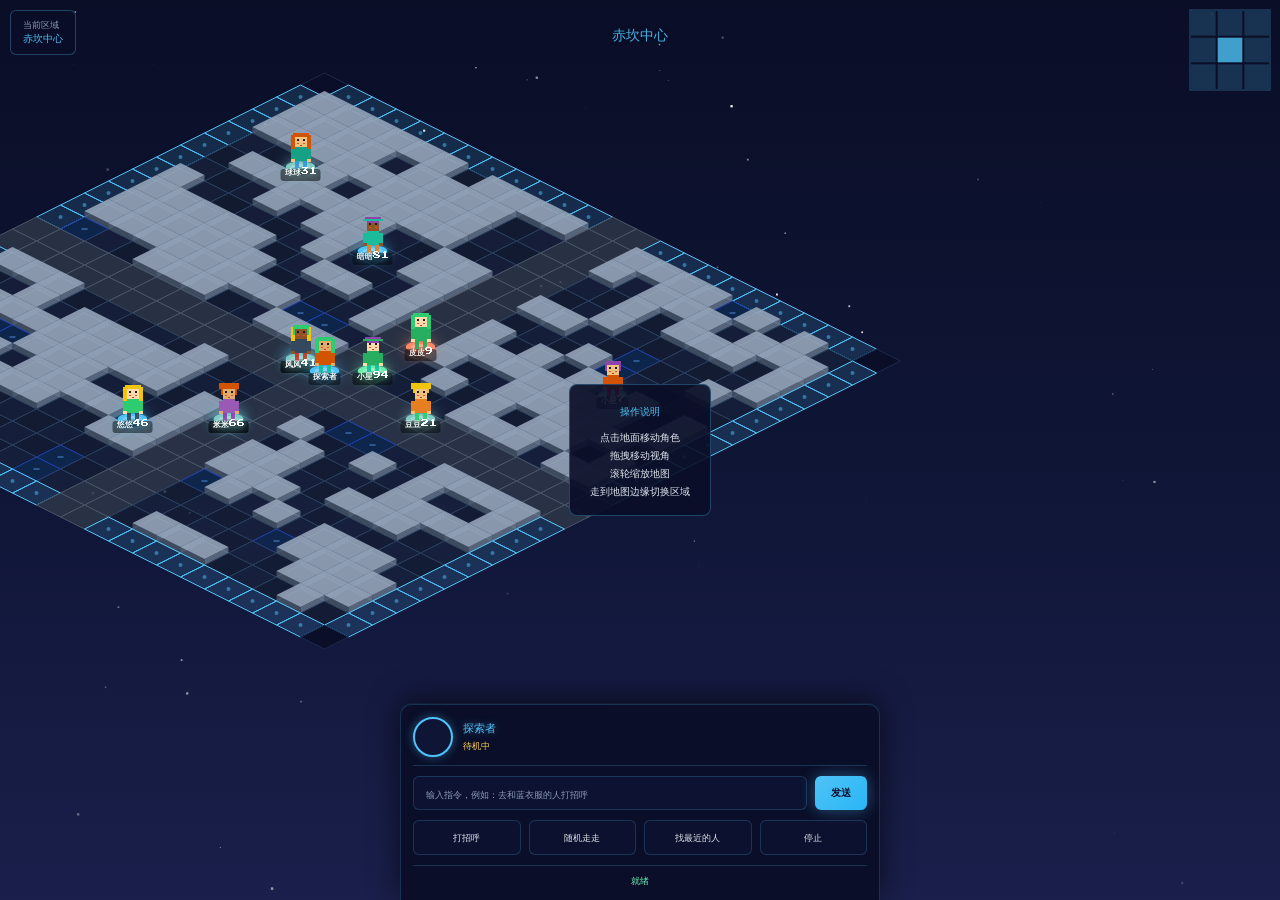
<file: 2.5d/zhanjiang_map.html>
<!DOCTYPE html>
<html lang="zh-CN">
<head>
	<meta charset="UTF-8">
	<meta name="viewport" content="width=device-width, initial-scale=1.0, maximum-scale=1.0, user-scalable=no">
	<title>湛江赤坎区虚拟空间 - 像素风网格地图</title>
	<link rel="stylesheet" href="css/style.css">
	<style>
		#zone-info {
			position: fixed;
			top: 10px;
			left: 10px;
			z-index: 100;
			background: rgba(10, 14, 39, 0.85);
			border: 1px solid rgba(79, 195, 247, 0.3);
			border-radius: 6px;
			padding: 8px 12px;
			color: #4fc3f7;
			font-size: 10px;
			pointer-events: none;
		}
		#zone-info .label {
			color: #8b9bb4;
			font-size: 9px;
		}
		#controls-hint {
			position: fixed;
			top: 50%;
			left: 50%;
			transform: translate(-50%, -50%);
			z-index: 90;
			background: rgba(10, 14, 39, 0.9);
			border: 1px solid rgba(79, 195, 247, 0.3);
			border-radius: 8px;
			padding: 16px 20px;
			color: #e0e6ed;
			font-size: 10px;
			text-align: center;
			line-height: 1.8;
			opacity: 0;
			transition: opacity 0.5s;
			pointer-events: none;
		}
		#controls-hint.show {
			opacity: 1;
		}
	</style>
</head>
<body>
	<div id="game-container">
		<canvas id="gameCanvas"></canvas>
	</div>

	<div id="zone-info">
		<div class="label">当前区域</div>
		<div id="zoneName">赤坎中心</div>
	</div>

	<div id="controls-hint" class="show">
		<div style="color:#4fc3f7; margin-bottom:8px;">操作说明</div>
		<div>点击地面移动角色</div>
		<div>拖拽移动视角</div>
		<div>滚轮缩放地图</div>
		<div>走到地图边缘切换区域</div>
	</div>

	<div id="mobile-control">
		<div class="control-header">
			<div class="player-avatar">
				<canvas id="playerAvatar" width="32" height="32"></canvas>
			</div>
			<div class="player-info">
				<span class="player-name">探索者</span>
				<span class="player-status" id="playerStatus">待机中</span>
			</div>
		</div>
		<div class="control-body">
			<div class="input-area">
				<input type="text" id="commandInput" placeholder="输入指令，例如：去和蓝衣服的人打招呼" />
				<button id="sendBtn">发送</button>
			</div>
			<div class="quick-actions">
				<button class="action-btn" data-action="greet">打招呼</button>
				<button class="action-btn" data-action="random">随机走走</button>
				<button class="action-btn" data-action="chat">找最近的人</button>
				<button class="action-btn" data-action="stop">停止</button>
			</div>
		</div>
		<div class="status-bar">
			<span id="statusText">就绪</span>
		</div>
	</div>

	<link href="https://fonts.googleapis.com/css2?family=Press+Start+2P&display=swap" rel="stylesheet">

	<script type="text/javascript">
		window._AMapSecurityConfig = {
			securityJsCode: '96b4709de65a30226b9269d0de610010',
		}
	</script>
	<script src="https://webapi.amap.com/maps?v=2.0&key=9c1e0cd284d521dbfca4a5b14b85f4a3"></script>

	<script src="js/utils.js"></script>
	<script src="js/pathfinding.js"></script>
	<script src="js/character.js"></script>
	<script src="js/zhanjiang_game.js"></script>
	<script>
		document.addEventListener('DOMContentLoaded', () => {
			const game = new ZhanjiangGame('gameCanvas');

			game.createPlayer('探索者', {
				glowColor: '#4fc3f7',
				personality: 'friendly'
			});

			game.initAICrowd(12);
			game.start();

			setTimeout(() => {
				if (typeof initAmapData === 'function') initAmapData();
			}, 1000);

			bindUIEvents(game);

			window.addEventListener('resize', () => game.resize());

			setTimeout(() => {
				document.getElementById('controls-hint').classList.remove('show');
			}, 4000);

			setInterval(() => {
				const zoneNameEl = document.getElementById('zoneName');
				const zoneName = ZONE_NAMES[game.currentZone.y][game.currentZone.x];
				if (zoneNameEl.textContent !== zoneName) {
					zoneNameEl.textContent = zoneName;
				}
			}, 500);
		});

		function bindUIEvents(game) {
			const commandInput = document.getElementById('commandInput');
			const sendBtn = document.getElementById('sendBtn');
			const actionBtns = document.querySelectorAll('.action-btn');
			const statusText = document.getElementById('statusText');
			const playerStatus = document.getElementById('playerStatus');

			function sendCommand() {
				const command = commandInput.value.trim();
				if (!command) return;
				statusText.textContent = '执行: ' + command;
				game.executeCommand(command);
				commandInput.value = '';
			}

			sendBtn.addEventListener('click', sendCommand);
			commandInput.addEventListener('keypress', (e) => {
				if (e.key === 'Enter') sendCommand();
			});

			actionBtns.forEach(btn => {
				btn.addEventListener('click', () => {
					const action = btn.dataset.action;
					switch(action) {
						case 'greet': commandInput.value = '打招呼'; break;
						case 'random': commandInput.value = '随机走走'; break;
						case 'chat': commandInput.value = '找最近的人聊天'; break;
						case 'stop': commandInput.value = '停止'; break;
					}
					sendCommand();
				});
			});

			if ('ontouchstart' in window) {
				document.body.classList.add('touch-device');
				let lastTouchEnd = 0;
				document.addEventListener('touchend', (e) => {
					const now = Date.now();
					if (now - lastTouchEnd <= 300) e.preventDefault();
					lastTouchEnd = now;
				}, false);
			}

			document.addEventListener('touchmove', (e) => {
				if (e.target === game.canvas) e.preventDefault();
			}, { passive: false });

			const observer = new MutationObserver((mutations) => {
				mutations.forEach((m) => {
					if (m.target.id === 'statusText') {
						playerStatus.textContent = m.target.textContent;
					}
				});
			});
			observer.observe(statusText, { childList: true });
		}
	</script>
</body>
</html>
</file>
<file: 2.5d/css/style.css>
/* ============================================
   Antigravity 像素风虚拟空间 - 全局样式
   风格：深蓝星空科技风 + 2.5D等轴测视角
   ============================================ */

:root {
    --bg-color: #0a0e27;
    --bg-gradient-start: #0a0e27;
    --bg-gradient-end: #1a1f4b;
    --grid-line: #2a3f5f;
    --grid-line-bright: #3a5f8f;
    --grid-fill: #0f1535;
    --grid-fill-alt: #121940;
    --accent-color: #4fc3f7;
    --accent-glow: rgba(79, 195, 247, 0.4);
    --text-color: #e0e6ed;
    --text-muted: #8b9bb4;
    --pixel-border: #1a2a4a;
    --panel-bg: rgba(10, 14, 39, 0.92);
    --panel-border: rgba(79, 195, 247, 0.2);
    --btn-primary: #4fc3f7;
    --btn-hover: #81d4fa;
    --success: #69f0ae;
    --warning: #ffd54f;
    --bubble-bg: rgba(25, 55, 95, 0.9);
    --bubble-border: rgba(79, 195, 247, 0.5);
}

* {
    margin: 0;
    padding: 0;
    box-sizing: border-box;
    image-rendering: pixelated;
    image-rendering: crisp-edges;
}

html, body {
    width: 100%;
    height: 100%;
    overflow: hidden;
    background: var(--bg-color);
    font-family: 'Press Start 2P', 'Courier New', monospace;
    font-size: 12px;
    color: var(--text-color);
}

/* ============================================
   游戏画布容器
   ============================================ */
#game-container {
    position: fixed;
    top: 0;
    left: 0;
    width: 100%;
    height: 100%;
    z-index: 1;
    overflow: hidden;
    background: linear-gradient(180deg, var(--bg-gradient-start) 0%, var(--bg-gradient-end) 100%);
}

/* 星空背景效果 */
#game-container::before {
    content: '';
    position: absolute;
    top: 0;
    left: 0;
    width: 100%;
    height: 100%;
    background-image: 
        radial-gradient(2px 2px at 20px 30px, rgba(255,255,255,0.8), transparent),
        radial-gradient(2px 2px at 40px 70px, rgba(255,255,255,0.6), transparent),
        radial-gradient(1px 1px at 90px 40px, rgba(255,255,255,0.9), transparent),
        radial-gradient(2px 2px at 130px 80px, rgba(255,255,255,0.5), transparent),
        radial-gradient(1px 1px at 160px 20px, rgba(255,255,255,0.7), transparent),
        radial-gradient(2px 2px at 200px 60px, rgba(255,255,255,0.6), transparent),
        radial-gradient(1px 1px at 250px 30px, rgba(255,255,255,0.8), transparent),
        radial-gradient(2px 2px at 300px 90px, rgba(255,255,255,0.5), transparent),
        radial-gradient(1px 1px at 350px 50px, rgba(255,255,255,0.7), transparent),
        radial-gradient(2px 2px at 400px 70px, rgba(255,255,255,0.6), transparent);
    background-size: 400px 100px;
    opacity: 0.6;
    pointer-events: none;
    z-index: 0;
}

#gameCanvas {
    display: block;
    width: 100%;
    height: 100%;
    image-rendering: pixelated;
    image-rendering: crisp-edges;
    position: relative;
    z-index: 1;
}

/* ============================================
   任务面板 (底部固定面板)
   ============================================ */
#mobile-control {
    position: fixed;
    bottom: 0;
    left: 0;
    width: 100%;
    z-index: 100;
    background: var(--panel-bg);
    border-top: 1px solid var(--panel-border);
    box-shadow: 0 -4px 30px rgba(0,0,0,0.6), 0 -1px 0 rgba(79, 195, 247, 0.1);
    padding: 12px;
    display: flex;
    flex-direction: column;
    gap: 10px;
    backdrop-filter: blur(10px);
}

/* 头部：玩家信息 */
.control-header {
    display: flex;
    align-items: center;
    gap: 10px;
    padding-bottom: 8px;
    border-bottom: 1px solid var(--panel-border);
}

.player-avatar {
    width: 40px;
    height: 40px;
    background: var(--grid-fill);
    border: 2px solid var(--accent-color);
    border-radius: 50%;
    overflow: hidden;
    box-shadow: 0 0 10px var(--accent-glow);
    image-rendering: pixelated;
}

.player-avatar canvas {
    width: 100%;
    height: 100%;
    display: block;
}

.player-info {
    display: flex;
    flex-direction: column;
    gap: 4px;
}

.player-name {
    font-size: 11px;
    color: var(--accent-color);
    text-shadow: 0 0 8px var(--accent-glow);
}

.player-status {
    font-size: 9px;
    color: var(--warning);
}

/* 输入区域 */
.control-body {
    display: flex;
    flex-direction: column;
    gap: 10px;
}

.input-area {
    display: flex;
    gap: 8px;
}

#commandInput {
    flex: 1;
    padding: 10px 12px;
    background: rgba(15, 21, 53, 0.8);
    border: 1px solid var(--panel-border);
    border-radius: 6px;
    color: var(--text-color);
    font-family: inherit;
    font-size: 10px;
    outline: none;
    transition: all 0.2s;
}

#commandInput:focus {
    border-color: var(--accent-color);
    box-shadow: 0 0 8px var(--accent-glow);
}

#commandInput::placeholder {
    color: var(--text-muted);
    font-size: 9px;
}

#sendBtn {
    padding: 10px 16px;
    background: linear-gradient(135deg, var(--btn-primary), #29b6f6);
    border: none;
    border-radius: 6px;
    color: #0a0e27;
    font-family: inherit;
    font-size: 10px;
    font-weight: bold;
    cursor: pointer;
    transition: all 0.2s;
    box-shadow: 0 0 15px var(--accent-glow);
}

#sendBtn:active {
    transform: translateY(2px);
    box-shadow: 0 0 8px var(--accent-glow);
}

#sendBtn:hover {
    background: linear-gradient(135deg, var(--btn-hover), #4fc3f7);
    box-shadow: 0 0 20px var(--accent-glow);
}

/* 快捷按钮 */
.quick-actions {
    display: grid;
    grid-template-columns: repeat(4, 1fr);
    gap: 8px;
}

.action-btn {
    padding: 10px 4px;
    background: rgba(15, 21, 53, 0.6);
    border: 1px solid var(--panel-border);
    border-radius: 6px;
    color: var(--text-color);
    font-family: inherit;
    font-size: 9px;
    cursor: pointer;
    transition: all 0.2s;
    text-align: center;
    line-height: 1.4;
}

.action-btn:hover {
    background: rgba(79, 195, 247, 0.15);
    border-color: var(--accent-color);
    box-shadow: 0 0 10px var(--accent-glow);
}

.action-btn:active {
    transform: translateY(2px);
}

/* 状态栏 */
.status-bar {
    text-align: center;
    padding-top: 6px;
    border-top: 1px solid var(--panel-border);
}

#statusText {
    font-size: 9px;
    color: var(--success);
    animation: pulse 2s infinite;
}

@keyframes pulse {
    0%, 100% { opacity: 1; }
    50% { opacity: 0.6; }
}

/* ============================================
   响应式适配
   ============================================ */
@media (min-width: 768px) {
    #mobile-control {
        max-width: 480px;
        left: 50%;
        transform: translateX(-50%);
        border-radius: 12px 12px 0 0;
        border-left: 1px solid var(--panel-border);
        border-right: 1px solid var(--panel-border);
    }
}

/* ============================================
   文字气泡动画
   ============================================ */
@keyframes bubblePop {
    0% { transform: scale(0) translateY(10px); opacity: 0; }
    60% { transform: scale(1.1) translateY(-2px); opacity: 1; }
    100% { transform: scale(1) translateY(0); opacity: 1; }
}

@keyframes bubbleFade {
    0% { opacity: 1; }
    100% { opacity: 0; }
}
</file>
<file: web/styles.css>
:root {
    --header-height: 5rem;
    --primary-color: #2563eb;
    --primary-dark: #1d4ed8;
    --primary-light: #3b82f6;
    --secondary-color: #10b981;
    --text-color: #1f2937;
    --text-light: #6b7280;
    --bg-color: #ffffff;
    --bg-secondary: #f3f4f6;
    --border-color: #e5e7eb;
    --shadow: 0 2px 8px 0 rgb(0 0 0 / 0.1);
    --transition: all 0.3s ease;
    --radius: 8px;
    --radius-lg: 16px;
    
    /* SEO优化：焦点可见性颜色 */
    --focus-color: var(--primary-color);
    --focus-offset: 2px;
}

*
{
    margin: 0;
    padding: 0;
    box-sizing: border-box;
}

html {
    scroll-behavior: smooth;
    
    /* 性能优化：优化渲染性能 */
    -webkit-text-size-adjust: 100%;
    -moz-text-size-adjust: 100%;
    text-size-adjust: 100%;
}

body {
    font-family: -apple-system, BlinkMacSystemFont, 'Segoe UI', 'PingFang SC', 'Microsoft YaHei', sans-serif;
    font-size: 16px;
    line-height: 1.6;
    color: var(--text-color);
    background-color: var(--bg-color);
    
    /* 可访问性：优化文本渲染 */
    -webkit-font-smoothing: antialiased;
    -moz-osx-font-smoothing: grayscale;
    text-rendering: optimizeLegibility;
}
h1, h2, h3, h4 {
    font-weight: 600;
    line-height: 1.3;
}
a {
    text-decoration: none;
    color: inherit;
    
    /* SEO/可访问性：改善焦点可见性 */
    &:focus-visible {
        outline: 2px solid var(--focus-color);
        outline-offset: var(--focus-offset);
        border-radius: 2px;
    }
}

/* SEO优化：键盘导航焦点样式 */
:focus-visible {
    outline: 2px solid var(--focus-color);
    outline-offset: var(--focus-offset);
}

/* 移除默认焦点样式（仅对鼠标用户） */
:focus:not(:focus-visible) {
    outline: none;
}

ul {
    list-style: none;
}
.container {
    max-width: 1200px;
    margin: 0 auto;
    padding: 0 1.5rem;
}
.section {
    padding: 5rem 0;
}
.section__title {
    font-size: 2.5rem;
    text-align: center;
    margin-bottom: 0.5rem;
    color: var(--primary-color);
}
.section__subtitle {
    text-align: center;
    color: var(--text-light);
    font-size: 1.1rem;
    margin-bottom: 3rem;
}
.button {
    display: inline-flex;
    align-items: center;
    justify-content: center;
    padding: 0.875rem 2rem;
    border-radius: var(--radius);
    font-weight: 500;
    font-size: 1rem;
    cursor: pointer;
    transition: var(--transition);
    border: 2px solid transparent;
}
.button--primary {
    background: var(--primary-color);
    color: white;
}
.button--primary:hover {
    background: var(--primary-dark);
    transform: translateY(-2px);
    box-shadow: 0 4px 12px rgba(0, 0, 0, 0.15);
}
.button--outline {
    background: transparent;
    border-color: var(--primary-color);
    color: var(--primary-color);
}
.button--outline:hover {
    background: var(--primary-color);
    color: white;
}
.button--full {
    width: 100%;
}
.header {
    position: fixed;
    top: 0;
    left: 0;
    width: 100%;
    background: rgba(255, 255, 255, 0.95);
    backdrop-filter: blur(10px);
    z-index: 1000;
    box-shadow: var(--shadow);
    transition: var(--transition);
}
.header.scroll-header {
    box-shadow: 0 4px 12px rgba(0, 0, 0, 0.1);
}
.nav {
    height: var(--header-height);
    display: flex;
    justify-content: space-between;
    align-items: center;
}
.nav__logo {
    display: flex;
    flex-direction: column;
}
.nav__logo h1 {
    font-size: 1.5rem;
    color: var(--primary-color);
    font-weight: 700;
}
.nav__subtitle {
    font-size: 0.75rem;
    color: var(--text-light);
}
.nav__menu {
    display: flex;
    gap: 2rem;
}
.nav__list {
    display: flex;
    gap: 2rem;
}
.nav__link {
    font-weight: 500;
    color: var(--text-color);
    position: relative;
    padding: 0.5rem 0;
    transition: var(--transition);
}
.nav__link::after {
    content: '';
    position: absolute;
    bottom: 0;
    left: 0;
    width: 0;
    height: 2px;
    background: var(--primary-color);
    transition: var(--transition);
}
.nav__link:hover,
.nav__link.active {
    color: var(--primary-color);
}
.nav__link:hover::after,
.nav__link.active::after {
    width: 100%;
}
.nav__toggle,
.nav__close {
    display: none;
    cursor: pointer;
    color: var(--text-color);
}
.hero {
    min-height: 100vh;
    display: flex;
    align-items: center;
    background: linear-gradient(135deg, #f3f4f6 0%, #e5e7eb 100%);
    padding-top: var(--header-height);
}
.hero__container {
    display: grid;
    grid-template-columns: 1fr;
    gap: 4rem;
    align-items: center;
}
.hero__content {
    z-index: 1;
}
.hero__title {
    margin-bottom: 1.5rem;
}
.hero__title-small {
    display: block;
    font-size: 1rem;
    color: var(--text-light);
    margin-bottom: 0.5rem;
    font-weight: 400;
}
.hero__title-main {
    display: block;
    font-size: 3.5rem;
    color: var(--primary-color);
    font-weight: 700;
    line-height: 1.1;
    margin-bottom: 0.25rem;
}
.hero__title-sub {
    display: block;
    font-size: 1.25rem;
    color: var(--text-light);
    font-weight: 400;
}
.hero__description {
    font-size: 1.125rem;
    color: var(--text-light);
    margin-bottom: 2rem;
    line-height: 1.8;
}
.hero__buttons {
    display: flex;
    gap: 1rem;
    flex-wrap: wrap;
}
.about {
    background: var(--bg-secondary);
}
.about__content {
    display: grid;
    gap: 3rem;
}
.about__description {
    font-size: 1.125rem;
    color: var(--text-light);
    margin-bottom: 2rem;
    line-height: 1.8;
}
.about__stats {
    display: grid;
    grid-template-columns: repeat(3, 1fr);
    gap: 2rem;
    padding: 2rem;
    background: var(--bg-color);
    border-radius: var(--radius-lg);
    text-align: center;
}
.stat__item {
    text-align: center;
}
.stat__number {
    display: block;
    font-size: 2.5rem;
    font-weight: 700;
    color: var(--primary-color);
}
.stat__text {
    display: block;
    color: var(--text-light);
    font-size: 0.875rem;
    margin-top: 0.5rem;
}
.about__features {
    display: grid;
    grid-template-columns: repeat(auto-fit, minmax(250px, 1fr));
    gap: 1.5rem;
}
.feature__card {
    padding: 2rem;
    background: var(--bg-color);
    border: 1px solid var(--border-color);
    border-radius: var(--radius-lg);
    transition: var(--transition);
}
.feature__card:hover {
    transform: translateY(-5px);
    box-shadow: 0 4px 12px rgba(0, 0, 0, 0.1);
    border-color: var(--primary-color);
}
.feature__icon {
    font-size: 2.5rem;
    margin-bottom: 1rem;
}
.feature__title {
    font-size: 1.25rem;
    margin-bottom: 0.5rem;
    color: var(--text-color);
}
.feature__description {
    color: var(--text-light);
    font-size: 0.9rem;
}
.services {
    background: var(--bg-color);
}
.services__grid {
    display: grid;
    grid-template-columns: repeat(auto-fit, minmax(320px, 1fr));
    gap: 2rem;
}
.service__card {
    background: var(--bg-color);
    padding: 2rem;
    border-radius: var(--radius-lg);
    box-shadow: var(--shadow);
    transition: var(--transition);
    border: 1px solid var(--border-color);
}
.service__card:hover {
    transform: translateY(-10px);
    box-shadow: var(--shadow);
    border-color: var(--primary-color);
}
.service__icon {
    font-size: 3rem;
    margin-bottom: 1.5rem;
}
.service__title {
    font-size: 1.5rem;
    margin-bottom: 1rem;
    color: var(--text-color);
}
.service__description {
    color: var(--text-light);
    margin-bottom: 1.5rem;
    line-height: 1.6;
}
.service__list {
    display: flex;
    flex-direction: column;
    gap: 0.5rem;
}
.service__list li {
    position: relative;
    padding-left: 1.5rem;
    color: var(--text-light);
    font-size: 0.9rem;
}
.service__list li::before {
    content: '✓';
    position: absolute;
    left: 0;
    color: var(--secondary-color);
    font-weight: bold;
}
.contact {
    background: var(--bg-secondary);
}
.contact__content {
    display: grid;
    grid-template-columns: 1fr 1.5fr;
    gap: 4rem;
    align-items: start;
}
.contact__title {
    font-size: 1.5rem;
    margin-bottom: 2rem;
    color: var(--text-color);
}
.contact__item {
    display: flex;
    gap: 1rem;
    margin-bottom: 2rem;
    align-items: flex-start;
}
.contact__icon {
    flex-shrink: 0;
    width: 48px;
    height: 48px;
    background: var(--primary-color);
    border-radius: var(--radius);
    display: flex;
    align-items: center;
    justify-content: center;
    color: white;
}
.contact__item h4 {
    font-size: 1rem;
    margin-bottom: 0.25rem;
    color: var(--text-color);
}
.contact__item p {
    color: var(--text-light);
    font-size: 0.9rem;
}
.contact__form-wrapper {
    background: var(--bg-color);
    padding: 2.5rem;
    border-radius: var(--radius-lg);
    border: 1px solid var(--border-color);
}
.form__group {
    margin-bottom: 1.5rem;
}
.form__label {
    display: block;
    margin-bottom: 0.5rem;
    font-weight: 500;
    color: var(--text-color);
}
.form__input,
.form__textarea {
    width: 100%;
    padding: 0.875rem 1rem;
    border: 2px solid var(--border-color);
    border-radius: var(--radius);
    font-size: 1rem;
    font-family: inherit;
    transition: var(--transition);
}
.form__input:focus,
.form__textarea:focus {
    outline: none;
    border-color: var(--primary-color);
    box-shadow: 0 0 0 3px rgba(37, 99, 235, 0.1);
}
.form__textarea {
    resize: vertical;
    min-height: 120px;
}
.footer {
    background: #1f2937;
    color: white;
    padding-top: 4rem;
}
.footer__content {
    display: grid;
    grid-template-columns: 2fr 1fr 1fr;
    gap: 4rem;
    padding-bottom: 3rem;
    border-bottom: 1px solid rgba(255, 255, 255, 0.1);
}
.footer__info {
    flex: 1;
}
.footer__logo {
    font-size: 1.5rem;
    color: white;
    margin-bottom: 1rem;
}
.footer__description {
    color: rgba(255, 255, 255, 0.7);
    line-height: 1.8;
}
.footer__links h4,
.footer__services h4 {
    font-size: 1.1rem;
    margin-bottom: 1.5rem;
    color: white;
}
.footer__links ul li,
.footer__services ul li {
    margin-bottom: 0.75rem;
}
.footer__links ul li a {
    color: rgba(255, 255, 255, 0.7);
    transition: var(--transition);
}
.footer__links ul li a:hover {
    color: var(--primary-light);
    padding-left: 0.5rem;
}
.footer__services ul li {
    color: rgba(255, 255, 255, 0.7);
}
.footer__bottom {
    text-align: center;
    padding: 2rem 0;
    color: rgba(255, 255, 255, 0.5);
    font-size: 0.875rem;
}
.footer__bottom p:first-child {
    margin-bottom: 0.5rem;
}
.footer__bottom p:not(:first-child) {
    margin-top: 0.5rem;
}
.footer__icp a {
    color: rgba(255, 255, 255, 0.5);
    transition: var(--transition);
}
.footer__icp a:hover {
    color: var(--primary-light);
}
.scrolltop {
    position: fixed;
    right: 2rem;
    bottom: 2rem;
    width: 48px;
    height: 48px;
    background: var(--primary-color);
    color: white;
    border-radius: var(--radius);
    display: flex;
    align-items: center;
    justify-content: center;
    box-shadow: var(--shadow);
    opacity: 0;
    visibility: hidden;
    transition: var(--transition);
    z-index: 999;
}
.scrolltop:hover {
    background: var(--primary-dark);
    transform: translateY(-5px);
}
.scrolltop.show {
    opacity: 1;
    visibility: visible;
}
@media screen and (max-width: 1024px) {
    .hero__container {
        grid-template-columns: 1fr;
        text-align: center;
    }
    .contact__content {
        grid-template-columns: 1fr;
    }
    .footer__content {
        grid-template-columns: 1fr 1fr;
    }
}
@media screen and (max-width: 768px) {
    .nav__menu {
        position: fixed;
        top: 0;
        right: -100%;
        width: 80%;
        max-width: 300px;
        height: 100vh;
        background: var(--bg-color);
        box-shadow: var(--shadow);
        padding: 4rem 2rem;
        transition: var(--transition);
        z-index: 1001;
    }
    .nav__menu.show-menu {
        right: 0;
    }
    .nav__list {
        flex-direction: column;
        gap: 1.5rem;
    }
    .nav__close {
        display: block;
        position: absolute;
        top: 1rem;
        right: 1rem;
    }
    .nav__toggle {
        display: block;
    }
    .section {
        padding: 3rem 0;
    }
    .section__title {
        font-size: 2rem;
    }
    .hero__title-main {
        font-size: 2.5rem;
    }
    .about__stats {
        grid-template-columns: 1fr;
        gap: 1.5rem;
    }
    .footer__content {
        grid-template-columns: 1fr;
        gap: 2rem;
    }
}
@media screen and (max-width: 480px) {
    .container {
        padding: 0 1rem;
    }
    .hero__title-main {
        font-size: 2rem;
    }
    .hero__buttons {
        flex-direction: column;
    }
    .button {
        width: 100%;
    }
    .services__grid {
        grid-template-columns: 1fr;
    }
}

/* ==================== SEO优化：可访问性与性能增强 ==================== */

/* 减少动画（为有前庭功能障碍的用户） */
@media (prefers-reduced-motion: reduce) {
    *,
    *::before,
    *::after {
        animation-duration: 0.01ms !important;
        animation-iteration-count: 1 !important;
        transition-duration: 0.01ms !important;
        scroll-behavior: auto !important;
    }
    
    html {
        scroll-behavior: auto;
    }
}

/* 高对比度模式支持 */
@media (prefers-contrast: high) {
    :root {
        --primary-color: #0000cc;
        --text-color: #000000;
        --border-color: #000000;
    }
    
    .button--outline {
        border-width: 3px;
    }
}

/* 打印样式优化（有利于SEO和用户体验） */
@media print {
    *,
    *::before,
    *::after {
        background: transparent !important;
        color: black !important;
        box-shadow: none !important;
        text-shadow: none !important;
    }
    
    header,
    footer,
    .scrolltop,
    .nav__toggle,
    .nav__close,
    .contact__form-wrapper,
    button {
        display: none !important;
    }
    
    a,
    a:visited {
        text-decoration: underline;
    }
    
    a[href]::after {
        content: " (" attr(href) ")";
    }
    
    body {
        font-size: 12pt;
        line-height: 1.5;
    }
    
    h1, h2, h3, h4 {
        page-break-after: avoid;
    }
    
    p, h2, h3 {
        orphans: 3;
        widows: 3;
    }
    
    section {
        page-break-inside: avoid;
    }
    
    .container {
        max-width: 100%;
        padding: 0;
    }
    
    .hero {
        min-height: auto;
        padding-top: 0;
    }
    
    .section {
        padding: 1rem 0;
    }
}

/* 深色模式支持（可选） */
@media (prefers-color-scheme: dark) {
    :root {
        --bg-color: #1a1a1a;
        --bg-secondary: #2d2d2d;
        --text-color: #f5f5f5;
        --text-light: #b0b0b0;
        --border-color: #404040;
        --shadow: 0 2px 8px 0 rgb(0 0 0 / 0.4);
    }
    
    .header {
        background: rgba(26, 26, 26, 0.95);
    }
    
    .nav__menu {
        background: var(--bg-color);
    }
    
    .about__stats,
    .feature__card,
    .service__card,
    .contact__form-wrapper {
        background: var(--bg-secondary);
        border-color: var(--border-color);
    }
    
    .footer {
        background: #0a0a0a;
    }
}

/* 跳转链接（提升键盘导航体验） */
.skip-link {
    position: absolute;
    top: -40px;
    left: 0;
    background: var(--primary-color);
    color: white;
    padding: 8px;
    text-decoration: none;
    z-index: 100;
}

.skip-link:focus {
    top: 0;
}

/* 图片懒加载占位符优化 */
img[loading="lazy"] {
    background-color: var(--bg-secondary);
}
</file>
